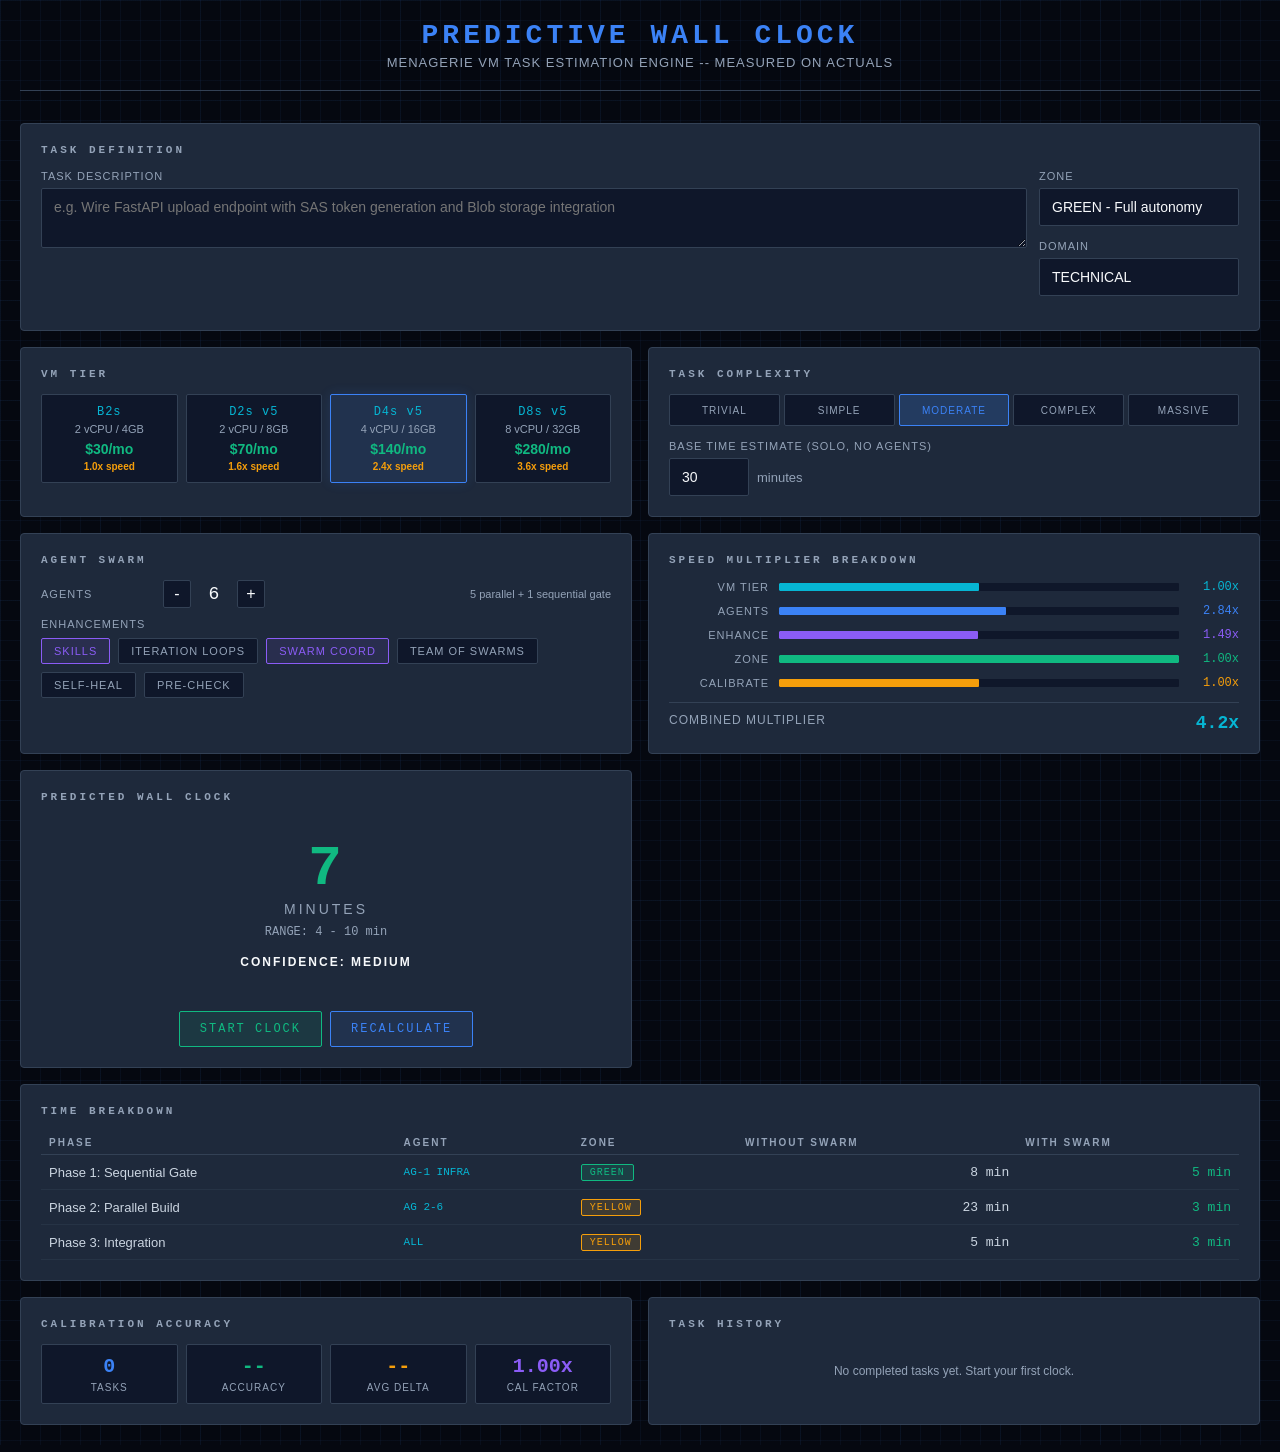
<file: triage/predictive-wall-clock.html>
<!DOCTYPE html>
<html lang="en">
<head>
<meta charset="UTF-8">
<meta name="viewport" content="width=device-width, initial-scale=1.0">
<title>MENAGERIE WALL CLOCK</title>
<style>
  * { margin: 0; padding: 0; box-sizing: border-box; }

  :root {
    --bg: #050810;
    --card: #1E293B;
    --card-border: #334155;
    --blue: #3B82F6;
    --cyan: #06B6D4;
    --green: #10B981;
    --amber: #F59E0B;
    --red: #EF4444;
    --purple: #8B5CF6;
    --text: #F8FAFC;
    --text-dim: #94A3B8;
    --text-body: #CBD5E1;
  }

  body {
    background: var(--bg);
    background-image:
      linear-gradient(rgba(59,130,246,0.03) 1px, transparent 1px),
      linear-gradient(90deg, rgba(59,130,246,0.03) 1px, transparent 1px),
      linear-gradient(rgba(59,130,246,0.05) 1px, transparent 1px),
      linear-gradient(90deg, rgba(59,130,246,0.05) 1px, transparent 1px);
    background-size: 100px 100px, 100px 100px, 20px 20px, 20px 20px;
    color: var(--text);
    font-family: Inter, -apple-system, sans-serif;
    min-height: 100vh;
    padding: 20px;
  }

  h1, h2, h3, h4 { font-family: 'JetBrains Mono', monospace; letter-spacing: 2px; }

  .header {
    text-align: center;
    margin-bottom: 32px;
    border-bottom: 1px solid var(--card-border);
    padding-bottom: 20px;
  }
  .header h1 { font-size: 28px; color: var(--blue); margin-bottom: 4px; letter-spacing: 4px; }
  .header p { color: var(--text-dim); font-size: 13px; letter-spacing: 1px; }

  .grid { display: grid; grid-template-columns: 1fr 1fr; gap: 16px; max-width: 1400px; margin: 0 auto; }
  .grid-full { grid-column: 1 / -1; }

  .card {
    background: var(--card);
    border: 1px solid var(--card-border);
    border-radius: 4px;
    padding: 20px;
    transition: border-color 0.2s, transform 0.15s;
  }
  .card:hover { border-color: var(--blue); transform: translateX(4px); }
  .card h3 {
    font-size: 11px;
    color: var(--text-dim);
    letter-spacing: 3px;
    margin-bottom: 14px;
    text-transform: uppercase;
  }

  textarea, input[type="text"], input[type="number"], select {
    width: 100%;
    background: #0F172A;
    border: 1px solid var(--card-border);
    color: var(--text);
    padding: 10px 12px;
    border-radius: 2px;
    font-family: Inter, sans-serif;
    font-size: 14px;
    outline: none;
    transition: border-color 0.2s;
  }
  textarea:focus, input:focus, select:focus { border-color: var(--blue); }
  textarea { resize: vertical; min-height: 60px; }
  select { cursor: pointer; appearance: none; }

  label {
    display: block;
    font-size: 11px;
    color: var(--text-dim);
    letter-spacing: 1px;
    margin-bottom: 6px;
    text-transform: uppercase;
  }

  .field { margin-bottom: 14px; }

  /* VM TIER CARDS */
  .vm-grid { display: grid; grid-template-columns: repeat(4, 1fr); gap: 8px; }
  .vm-option {
    background: #0F172A;
    border: 1px solid var(--card-border);
    border-radius: 2px;
    padding: 10px;
    cursor: pointer;
    text-align: center;
    transition: all 0.2s;
    position: relative;
  }
  .vm-option:hover { border-color: var(--cyan); }
  .vm-option.selected { border-color: var(--blue); background: rgba(59,130,246,0.1); box-shadow: 0 0 12px rgba(59,130,246,0.15); }
  .vm-name { font-family: 'JetBrains Mono', monospace; font-size: 12px; color: var(--cyan); letter-spacing: 1px; }
  .vm-spec { font-size: 11px; color: var(--text-dim); margin-top: 4px; }
  .vm-cost { font-size: 14px; color: var(--green); font-weight: 700; margin-top: 6px; }
  .vm-multi { font-size: 10px; color: var(--amber); margin-top: 4px; font-weight: 600; }

  /* AGENT SWARM CONFIG */
  .agent-row { display: flex; align-items: center; gap: 12px; margin-bottom: 8px; }
  .agent-count {
    display: flex;
    align-items: center;
    gap: 8px;
  }
  .agent-count button {
    width: 28px; height: 28px;
    background: #0F172A;
    border: 1px solid var(--card-border);
    color: var(--text);
    cursor: pointer;
    font-size: 16px;
    border-radius: 2px;
    display: flex; align-items: center; justify-content: center;
  }
  .agent-count button:hover { border-color: var(--blue); }
  .agent-count span { font-family: 'JetBrains Mono', monospace; font-size: 18px; width: 30px; text-align: center; }

  .toggle-row { display: flex; gap: 8px; flex-wrap: wrap; margin-top: 8px; }
  .toggle-chip {
    padding: 6px 12px;
    background: #0F172A;
    border: 1px solid var(--card-border);
    border-radius: 2px;
    font-size: 11px;
    color: var(--text-dim);
    cursor: pointer;
    letter-spacing: 1px;
    transition: all 0.2s;
    user-select: none;
  }
  .toggle-chip:hover { border-color: var(--purple); }
  .toggle-chip.active { border-color: var(--purple); color: var(--purple); background: rgba(139,92,246,0.1); }

  /* COMPLEXITY SLIDER */
  .complexity-bar { display: flex; gap: 4px; margin-top: 6px; }
  .complexity-seg {
    flex: 1; height: 32px;
    background: #0F172A;
    border: 1px solid var(--card-border);
    border-radius: 2px;
    cursor: pointer;
    display: flex; align-items: center; justify-content: center;
    font-size: 10px; color: var(--text-dim);
    transition: all 0.2s;
    letter-spacing: 1px;
  }
  .complexity-seg:hover { border-color: var(--amber); }
  .complexity-seg.active-1 { background: rgba(16,185,129,0.2); border-color: var(--green); color: var(--green); }
  .complexity-seg.active-2 { background: rgba(6,182,212,0.2); border-color: var(--cyan); color: var(--cyan); }
  .complexity-seg.active-3 { background: rgba(59,130,246,0.2); border-color: var(--blue); color: var(--blue); }
  .complexity-seg.active-4 { background: rgba(245,158,11,0.2); border-color: var(--amber); color: var(--amber); }
  .complexity-seg.active-5 { background: rgba(239,68,68,0.2); border-color: var(--red); color: var(--red); }

  /* PREDICTION DISPLAY */
  .prediction-display {
    text-align: center;
    padding: 24px;
  }
  .clock-value {
    font-family: 'JetBrains Mono', monospace;
    font-size: 56px;
    font-weight: 700;
    letter-spacing: 2px;
    line-height: 1;
    margin-bottom: 4px;
  }
  .clock-unit { font-size: 14px; color: var(--text-dim); letter-spacing: 3px; }
  .clock-range {
    font-size: 12px;
    color: var(--text-dim);
    margin-top: 8px;
    font-family: 'JetBrains Mono', monospace;
  }

  .confidence-badge {
    display: inline-block;
    padding: 4px 14px;
    border-radius: 2px;
    font-size: 12px;
    font-weight: 700;
    letter-spacing: 2px;
    margin-top: 12px;
  }
  .conf-high { background: rgba(16,185,129,0.15); color: var(--green); border: 1px solid var(--green); }
  .conf-med { background: rgba(245,158,11,0.15); color: var(--amber); border: 1px solid var(--amber); }
  .conf-low { background: rgba(239,68,68,0.15); color: var(--red); border: 1px solid var(--red); }

  /* BREAKDOWN TABLE */
  .breakdown-table { width: 100%; border-collapse: collapse; margin-top: 12px; }
  .breakdown-table th {
    text-align: left;
    font-size: 10px;
    color: var(--text-dim);
    letter-spacing: 2px;
    padding: 6px 8px;
    border-bottom: 1px solid var(--card-border);
    text-transform: uppercase;
  }
  .breakdown-table td {
    font-size: 13px;
    padding: 8px;
    border-bottom: 1px solid rgba(51,65,85,0.4);
    color: var(--text-body);
  }
  .breakdown-table td:last-child { text-align: right; font-family: 'JetBrains Mono', monospace; }
  .breakdown-table tr:hover td { background: rgba(59,130,246,0.05); }

  /* FACTOR BARS */
  .factor-row { display: flex; align-items: center; gap: 10px; margin-bottom: 10px; }
  .factor-label { width: 100px; font-size: 11px; color: var(--text-dim); text-align: right; letter-spacing: 1px; }
  .factor-bar-bg { flex: 1; height: 8px; background: #0F172A; border-radius: 1px; overflow: hidden; }
  .factor-bar { height: 100%; border-radius: 1px; transition: width 0.4s ease; }
  .factor-val { width: 50px; font-size: 12px; font-family: 'JetBrains Mono', monospace; text-align: right; }

  /* HISTORY */
  .history-row {
    display: flex;
    align-items: center;
    gap: 8px;
    padding: 8px 0;
    border-bottom: 1px solid rgba(51,65,85,0.3);
    font-size: 12px;
  }
  .history-task { flex: 1; color: var(--text-body); }
  .history-predicted { width: 70px; text-align: right; font-family: 'JetBrains Mono', monospace; color: var(--text-dim); }
  .history-actual { width: 70px; text-align: right; font-family: 'JetBrains Mono', monospace; }
  .history-delta { width: 60px; text-align: right; font-family: 'JetBrains Mono', monospace; font-size: 11px; }
  .delta-good { color: var(--green); }
  .delta-bad { color: var(--red); }
  .delta-ok { color: var(--amber); }

  .btn {
    padding: 10px 20px;
    border: 1px solid var(--blue);
    background: rgba(59,130,246,0.1);
    color: var(--blue);
    font-family: 'JetBrains Mono', monospace;
    font-size: 12px;
    letter-spacing: 2px;
    cursor: pointer;
    border-radius: 2px;
    transition: all 0.2s;
    text-transform: uppercase;
  }
  .btn:hover { background: rgba(59,130,246,0.2); transform: translateX(4px); }
  .btn-green { border-color: var(--green); color: var(--green); background: rgba(16,185,129,0.1); }
  .btn-green:hover { background: rgba(16,185,129,0.2); }
  .btn-red { border-color: var(--red); color: var(--red); background: rgba(239,68,68,0.1); }
  .btn-sm { padding: 6px 12px; font-size: 10px; }

  .btn-row { display: flex; gap: 8px; margin-top: 14px; justify-content: center; }

  .stat-grid { display: grid; grid-template-columns: repeat(4, 1fr); gap: 8px; margin-top: 12px; }
  .stat-box { text-align: center; padding: 10px; background: #0F172A; border: 1px solid var(--card-border); border-radius: 2px; }
  .stat-val { font-family: 'JetBrains Mono', monospace; font-size: 20px; font-weight: 700; }
  .stat-label { font-size: 10px; color: var(--text-dim); letter-spacing: 1px; margin-top: 4px; text-transform: uppercase; }

  .warning-bar {
    background: rgba(239,68,68,0.1);
    border: 1px solid var(--red);
    color: var(--red);
    padding: 10px 16px;
    font-size: 12px;
    font-family: 'JetBrains Mono', monospace;
    letter-spacing: 1px;
    margin-top: 12px;
    border-radius: 2px;
    text-align: center;
  }

  .zone-tag {
    display: inline-block;
    padding: 2px 8px;
    font-size: 10px;
    font-family: 'JetBrains Mono', monospace;
    letter-spacing: 1px;
    border-radius: 2px;
  }
  .zone-red { background: rgba(239,68,68,0.15); color: var(--red); border: 1px solid var(--red); }
  .zone-yellow { background: rgba(245,158,11,0.15); color: var(--amber); border: 1px solid var(--amber); }
  .zone-green { background: rgba(16,185,129,0.15); color: var(--green); border: 1px solid var(--green); }

  .hidden { display: none; }

  @media (max-width: 900px) {
    .grid { grid-template-columns: 1fr; }
    .vm-grid { grid-template-columns: repeat(2, 1fr); }
    .stat-grid { grid-template-columns: repeat(2, 1fr); }
  }
</style>
</head>
<body>

<div class="header">
  <h1>PREDICTIVE WALL CLOCK</h1>
  <p>MENAGERIE VM TASK ESTIMATION ENGINE -- MEASURED ON ACTUALS</p>
</div>

<div class="grid" id="app">

  <!-- TASK INPUT -->
  <div class="card grid-full">
    <h3>TASK DEFINITION</h3>
    <div style="display:grid;grid-template-columns:1fr 200px;gap:12px;">
      <div class="field">
        <label>TASK DESCRIPTION</label>
        <textarea id="taskDesc" placeholder="e.g. Wire FastAPI upload endpoint with SAS token generation and Blob storage integration"></textarea>
      </div>
      <div>
        <div class="field">
          <label>ZONE</label>
          <select id="zoneSelect">
            <option value="green">GREEN - Full autonomy</option>
            <option value="yellow">YELLOW - Tests required</option>
            <option value="red">RED - Human approval</option>
          </select>
        </div>
        <div class="field">
          <label>DOMAIN</label>
          <select id="domainSelect">
            <option value="technical">TECHNICAL</option>
            <option value="legal">LEGAL</option>
            <option value="business">BUSINESS</option>
            <option value="general">GENERAL</option>
          </select>
        </div>
      </div>
    </div>
  </div>

  <!-- VM TIER -->
  <div class="card">
    <h3>VM TIER</h3>
    <div class="vm-grid" id="vmGrid">
      <div class="vm-option" data-vm="b2s" onclick="selectVM(this)">
        <div class="vm-name">B2s</div>
        <div class="vm-spec">2 vCPU / 4GB</div>
        <div class="vm-cost">$30/mo</div>
        <div class="vm-multi">1.0x speed</div>
      </div>
      <div class="vm-option" data-vm="d2s" onclick="selectVM(this)">
        <div class="vm-name">D2s v5</div>
        <div class="vm-spec">2 vCPU / 8GB</div>
        <div class="vm-cost">$70/mo</div>
        <div class="vm-multi">1.6x speed</div>
      </div>
      <div class="vm-option selected" data-vm="d4s" onclick="selectVM(this)">
        <div class="vm-name">D4s v5</div>
        <div class="vm-spec">4 vCPU / 16GB</div>
        <div class="vm-cost">$140/mo</div>
        <div class="vm-multi">2.4x speed</div>
      </div>
      <div class="vm-option" data-vm="d8s" onclick="selectVM(this)">
        <div class="vm-name">D8s v5</div>
        <div class="vm-spec">8 vCPU / 32GB</div>
        <div class="vm-cost">$280/mo</div>
        <div class="vm-multi">3.6x speed</div>
      </div>
    </div>
  </div>

  <!-- COMPLEXITY -->
  <div class="card">
    <h3>TASK COMPLEXITY</h3>
    <div class="complexity-bar" id="complexityBar">
      <div class="complexity-seg" data-c="1" onclick="setComplexity(1)">TRIVIAL</div>
      <div class="complexity-seg" data-c="2" onclick="setComplexity(2)">SIMPLE</div>
      <div class="complexity-seg active-3" data-c="3" onclick="setComplexity(3)">MODERATE</div>
      <div class="complexity-seg" data-c="4" onclick="setComplexity(4)">COMPLEX</div>
      <div class="complexity-seg" data-c="5" onclick="setComplexity(5)">MASSIVE</div>
    </div>
    <div style="margin-top:14px;">
      <label>BASE TIME ESTIMATE (SOLO, NO AGENTS)</label>
      <div style="display:flex;gap:8px;align-items:center;">
        <input type="number" id="baseMinutes" value="30" min="1" max="480" style="width:80px;" oninput="recalculate()">
        <span style="color:var(--text-dim);font-size:13px;">minutes</span>
      </div>
    </div>
  </div>

  <!-- AGENT SWARM CONFIG -->
  <div class="card">
    <h3>AGENT SWARM</h3>
    <div class="agent-row">
      <label style="margin:0;width:110px;">AGENTS</label>
      <div class="agent-count">
        <button onclick="adjustAgents(-1)">-</button>
        <span id="agentCount">6</span>
        <button onclick="adjustAgents(1)">+</button>
      </div>
      <span style="font-size:11px;color:var(--text-dim);margin-left:auto;" id="parallelLabel">5 parallel + 1 sequential gate</span>
    </div>

    <label style="margin-top:10px;">ENHANCEMENTS</label>
    <div class="toggle-row">
      <div class="toggle-chip active" data-enh="skills" onclick="toggleEnhancement(this)">SKILLS</div>
      <div class="toggle-chip" data-enh="loops" onclick="toggleEnhancement(this)">ITERATION LOOPS</div>
      <div class="toggle-chip active" data-enh="swarm" onclick="toggleEnhancement(this)">SWARM COORD</div>
      <div class="toggle-chip" data-enh="teams" onclick="toggleEnhancement(this)">TEAM OF SWARMS</div>
      <div class="toggle-chip" data-enh="selfheal" onclick="toggleEnhancement(this)">SELF-HEAL</div>
      <div class="toggle-chip" data-enh="precheck" onclick="toggleEnhancement(this)">PRE-CHECK</div>
    </div>
  </div>

  <!-- ENHANCEMENT IMPACT -->
  <div class="card">
    <h3>SPEED MULTIPLIER BREAKDOWN</h3>
    <div id="factorBars"></div>
    <div style="display:flex;justify-content:space-between;margin-top:12px;padding-top:10px;border-top:1px solid var(--card-border);">
      <span style="font-size:12px;color:var(--text-dim);letter-spacing:1px;">COMBINED MULTIPLIER</span>
      <span id="combinedMulti" style="font-family:'JetBrains Mono',monospace;font-size:18px;color:var(--cyan);font-weight:700;">3.2x</span>
    </div>
  </div>

  <!-- PREDICTION OUTPUT -->
  <div class="card">
    <h3>PREDICTED WALL CLOCK</h3>
    <div class="prediction-display">
      <div class="clock-value" id="clockValue" style="color:var(--green);">9</div>
      <div class="clock-unit">MINUTES</div>
      <div class="clock-range" id="clockRange">RANGE: 7 - 13 min</div>
      <div id="confidenceBadge" class="confidence-badge conf-high">CONFIDENCE: HIGH</div>
    </div>
    <div id="warningBar" class="warning-bar hidden">
      WARNING: OVER 2 HOURS -- COULD FUCK YOUR DAY ALAN
    </div>
    <div class="btn-row">
      <button class="btn btn-green" onclick="startTask()">START CLOCK</button>
      <button class="btn" onclick="recalculate()">RECALCULATE</button>
    </div>
  </div>

  <!-- TIME BREAKDOWN TABLE -->
  <div class="card grid-full">
    <h3>TIME BREAKDOWN</h3>
    <table class="breakdown-table" id="breakdownTable">
      <thead>
        <tr>
          <th>PHASE</th>
          <th>AGENT</th>
          <th>ZONE</th>
          <th>WITHOUT SWARM</th>
          <th>WITH SWARM</th>
        </tr>
      </thead>
      <tbody id="breakdownBody"></tbody>
    </table>
  </div>

  <!-- ACTIVE TIMER -->
  <div class="card grid-full hidden" id="timerCard">
    <h3>ACTIVE TASK</h3>
    <div style="display:flex;align-items:center;gap:20px;">
      <div style="flex:1;">
        <div id="activeTaskName" style="font-size:14px;color:var(--text-body);margin-bottom:8px;"></div>
        <div style="display:flex;gap:16px;">
          <div>
            <span style="font-size:10px;color:var(--text-dim);letter-spacing:1px;">ELAPSED</span>
            <div id="elapsedTime" style="font-family:'JetBrains Mono',monospace;font-size:28px;color:var(--cyan);">00:00</div>
          </div>
          <div>
            <span style="font-size:10px;color:var(--text-dim);letter-spacing:1px;">PREDICTED</span>
            <div id="predictedTime" style="font-family:'JetBrains Mono',monospace;font-size:28px;color:var(--text-dim);">09:00</div>
          </div>
          <div>
            <span style="font-size:10px;color:var(--text-dim);letter-spacing:1px;">DELTA</span>
            <div id="deltaTime" style="font-family:'JetBrains Mono',monospace;font-size:28px;">--:--</div>
          </div>
        </div>
      </div>
      <div class="btn-row" style="margin-top:0;flex-direction:column;">
        <button class="btn btn-green btn-sm" onclick="completeTask()">MARK COMPLETE</button>
        <button class="btn btn-red btn-sm" onclick="cancelTask()">CANCEL</button>
      </div>
    </div>
  </div>

  <!-- CALIBRATION STATS -->
  <div class="card">
    <h3>CALIBRATION ACCURACY</h3>
    <div class="stat-grid">
      <div class="stat-box">
        <div class="stat-val" id="statTasks" style="color:var(--blue);">0</div>
        <div class="stat-label">TASKS</div>
      </div>
      <div class="stat-box">
        <div class="stat-val" id="statAccuracy" style="color:var(--green);">--</div>
        <div class="stat-label">ACCURACY</div>
      </div>
      <div class="stat-box">
        <div class="stat-val" id="statAvgDelta" style="color:var(--amber);">--</div>
        <div class="stat-label">AVG DELTA</div>
      </div>
      <div class="stat-box">
        <div class="stat-val" id="statCalibration" style="color:var(--purple);">1.00x</div>
        <div class="stat-label">CAL FACTOR</div>
      </div>
    </div>
  </div>

  <!-- HISTORY -->
  <div class="card">
    <h3>TASK HISTORY</h3>
    <div id="historyList">
      <div style="color:var(--text-dim);font-size:12px;text-align:center;padding:20px;">No completed tasks yet. Start your first clock.</div>
    </div>
  </div>

</div>

<script>
// ─── STATE ───
let state = {
  vm: 'd4s',
  complexity: 3,
  agents: 6,
  enhancements: new Set(['skills', 'swarm']),
  baseMinutes: 30,
  activeTask: null,
  timerInterval: null,
  history: [],
  calibrationFactor: 1.0
};

const VM_SPEED = { b2s: 1.0, d2s: 1.6, d4s: 2.4, d8s: 3.6 };

const ENHANCEMENT_MULTIPLIERS = {
  skills:    { label: 'SKILLS',          factor: 1.15, color: 'var(--purple)' },
  loops:     { label: 'ITERATION LOOPS', factor: 1.25, color: 'var(--amber)' },
  swarm:     { label: 'SWARM COORD',     factor: 1.30, color: 'var(--blue)' },
  teams:     { label: 'TEAM OF SWARMS',  factor: 1.50, color: 'var(--cyan)' },
  selfheal:  { label: 'SELF-HEAL',       factor: 1.10, color: 'var(--green)' },
  precheck:  { label: 'PRE-CHECK',       factor: 1.20, color: 'var(--red)' },
};

const COMPLEXITY_BASE = { 1: 0.3, 2: 0.6, 3: 1.0, 4: 1.8, 5: 3.2 };

// ─── LOAD HISTORY FROM STORAGE ───
async function loadHistory() {
  try {
    const result = await window.storage.get('wallclock-history');
    if (result && result.value) {
      const parsed = JSON.parse(result.value);
      state.history = parsed.history || [];
      state.calibrationFactor = parsed.calibrationFactor || 1.0;
    }
  } catch(e) { /* no history yet */ }
  updateStats();
  renderHistory();
}

async function saveHistory() {
  try {
    await window.storage.set('wallclock-history', JSON.stringify({
      history: state.history.slice(-50),
      calibrationFactor: state.calibrationFactor
    }));
  } catch(e) { console.error('Save failed:', e); }
}

// ─── VM SELECTION ───
function selectVM(el) {
  document.querySelectorAll('.vm-option').forEach(v => v.classList.remove('selected'));
  el.classList.add('selected');
  state.vm = el.dataset.vm;
  recalculate();
}

// ─── COMPLEXITY ───
function setComplexity(level) {
  state.complexity = level;
  const segs = document.querySelectorAll('.complexity-seg');
  segs.forEach(s => {
    s.className = 'complexity-seg';
    if (parseInt(s.dataset.c) === level) s.classList.add('active-' + level);
  });
  recalculate();
}

// ─── AGENTS ───
function adjustAgents(delta) {
  state.agents = Math.max(1, Math.min(10, state.agents + delta));
  document.getElementById('agentCount').textContent = state.agents;
  const parallel = Math.max(1, state.agents - 1);
  const seq = state.agents > 1 ? 1 : 0;
  document.getElementById('parallelLabel').textContent =
    state.agents === 1 ? 'Solo agent' : `${parallel} parallel + ${seq} sequential gate`;
  recalculate();
}

// ─── ENHANCEMENTS ───
function toggleEnhancement(el) {
  const key = el.dataset.enh;
  if (state.enhancements.has(key)) {
    state.enhancements.delete(key);
    el.classList.remove('active');
  } else {
    state.enhancements.add(key);
    el.classList.add('active');
  }
  recalculate();
}

// ─── CORE PREDICTION ENGINE ───
function predict() {
  const baseMin = parseInt(document.getElementById('baseMinutes').value) || 30;
  state.baseMinutes = baseMin;

  // Base time adjusted for complexity
  const complexityAdjusted = baseMin * COMPLEXITY_BASE[state.complexity];

  // VM speed factor
  const vmSpeed = VM_SPEED[state.vm];

  // Agent parallelism: diminishing returns past 4
  // 1 agent = 1x, 2 = 1.7x, 3 = 2.3x, 4 = 2.8x, 6 = 3.4x, 10 = 4.2x
  const agentSpeed = 1 + (state.agents - 1) * 0.6 * Math.pow(0.85, Math.max(0, state.agents - 3));

  // Enhancement multipliers (compound)
  let enhMulti = 1.0;
  for (const key of state.enhancements) {
    enhMulti *= ENHANCEMENT_MULTIPLIERS[key].factor;
  }

  // Zone overhead
  const zone = document.getElementById('zoneSelect').value;
  const zoneOverhead = zone === 'red' ? 1.4 : zone === 'yellow' ? 1.15 : 1.0;

  // Combined speed divisor
  const totalSpeed = (vmSpeed / 2.4) * agentSpeed * enhMulti; // normalize VM to d4s baseline

  // Predicted minutes
  let predicted = (complexityAdjusted * zoneOverhead) / totalSpeed;

  // Apply calibration from history
  predicted *= state.calibrationFactor;

  // Confidence bounds
  const uncertainty = state.history.length < 3 ? 0.4 : state.history.length < 10 ? 0.25 : 0.15;
  const low = Math.max(1, Math.round(predicted * (1 - uncertainty)));
  const high = Math.round(predicted * (1 + uncertainty));
  predicted = Math.max(1, Math.round(predicted));

  // Confidence level
  let confidence = 'HIGH';
  if (state.history.length < 3 || state.complexity >= 4) confidence = 'MEDIUM';
  if (state.history.length < 1 && state.complexity >= 4) confidence = 'LOW';

  return {
    predicted, low, high, confidence,
    factors: {
      base: complexityAdjusted,
      vm: vmSpeed / 2.4,
      agents: agentSpeed,
      enhancements: enhMulti,
      zone: zoneOverhead,
      calibration: state.calibrationFactor,
      totalSpeed
    }
  };
}

// ─── RECALCULATE + RENDER ───
function recalculate() {
  const p = predict();

  // Clock display
  const clockEl = document.getElementById('clockValue');
  const unitEl = document.querySelector('.clock-unit');

  if (p.predicted >= 120) {
    clockEl.textContent = (p.predicted / 60).toFixed(1);
    unitEl.textContent = 'HOURS';
    clockEl.style.color = 'var(--red)';
    document.getElementById('clockRange').textContent = `RANGE: ${(p.low/60).toFixed(1)} - ${(p.high/60).toFixed(1)} hrs`;
  } else {
    clockEl.textContent = p.predicted;
    unitEl.textContent = 'MINUTES';
    clockEl.style.color = p.predicted <= 30 ? 'var(--green)' : p.predicted <= 60 ? 'var(--amber)' : 'var(--red)';
    document.getElementById('clockRange').textContent = `RANGE: ${p.low} - ${p.high} min`;
  }

  // Warning
  document.getElementById('warningBar').classList.toggle('hidden', p.predicted < 120);

  // Confidence
  const badge = document.getElementById('confidenceBadge');
  badge.textContent = `CONFIDENCE: ${p.confidence}`;
  badge.className = 'confidence-badge conf-' + p.confidence.toLowerCase();

  // Factor bars
  renderFactorBars(p.factors);

  // Combined multiplier
  document.getElementById('combinedMulti').textContent = p.factors.totalSpeed.toFixed(1) + 'x';

  // Breakdown table
  renderBreakdown(p);
}

function renderFactorBars(factors) {
  const container = document.getElementById('factorBars');
  const items = [
    { label: 'VM TIER', value: factors.vm, max: 2.0, color: 'var(--cyan)' },
    { label: 'AGENTS', value: factors.agents, max: 5.0, color: 'var(--blue)' },
    { label: 'ENHANCE', value: factors.enhancements, max: 3.0, color: 'var(--purple)' },
    { label: 'ZONE', value: 1/factors.zone, max: 1.0, color: factors.zone > 1.1 ? 'var(--red)' : 'var(--green)' },
    { label: 'CALIBRATE', value: 1/factors.calibration, max: 2.0, color: 'var(--amber)' },
  ];

  container.innerHTML = items.map(item => `
    <div class="factor-row">
      <div class="factor-label">${item.label}</div>
      <div class="factor-bar-bg">
        <div class="factor-bar" style="width:${Math.min(100, (item.value/item.max)*100)}%;background:${item.color};"></div>
      </div>
      <div class="factor-val" style="color:${item.color}">${item.value.toFixed(2)}x</div>
    </div>
  `).join('');
}

function renderBreakdown(p) {
  const phases = [];
  const soloBase = p.factors.base * p.factors.zone;
  const agents = state.agents;

  if (agents >= 2) {
    phases.push({ phase: 'Phase 1: Sequential Gate', agent: 'AG-1 INFRA', zone: 'GREEN', solo: soloBase * 0.25, swarm: soloBase * 0.25 / (p.factors.vm * p.factors.enhancements) });
    const parallelWork = soloBase * 0.75;
    const parallelTime = parallelWork / ((agents - 1) * p.factors.vm * p.factors.enhancements);
    phases.push({ phase: 'Phase 2: Parallel Build', agent: `AG 2-${agents}`, zone: 'YELLOW', solo: parallelWork, swarm: parallelTime });
    phases.push({ phase: 'Phase 3: Integration', agent: 'ALL', zone: 'YELLOW', solo: soloBase * 0.15, swarm: soloBase * 0.15 / (p.factors.vm * p.factors.enhancements) });
  } else {
    phases.push({ phase: 'Full Sequential', agent: 'SOLO', zone: document.getElementById('zoneSelect').value.toUpperCase(), solo: soloBase, swarm: p.predicted });
  }

  const zoneColors = { GREEN: 'zone-green', YELLOW: 'zone-yellow', RED: 'zone-red' };

  document.getElementById('breakdownBody').innerHTML = phases.map(ph => `
    <tr>
      <td>${ph.phase}</td>
      <td style="font-family:'JetBrains Mono',monospace;font-size:11px;color:var(--cyan);">${ph.agent}</td>
      <td><span class="zone-tag ${zoneColors[ph.zone] || 'zone-green'}">${ph.zone}</span></td>
      <td style="text-align:right;font-family:'JetBrains Mono',monospace;">${Math.round(ph.solo)} min</td>
      <td style="text-align:right;font-family:'JetBrains Mono',monospace;color:var(--green);">${Math.max(1, Math.round(ph.swarm))} min</td>
    </tr>
  `).join('');
}

// ─── TIMER ───
function startTask() {
  const desc = document.getElementById('taskDesc').value || 'Untitled task';
  const p = predict();

  state.activeTask = {
    desc,
    predicted: p.predicted,
    startTime: Date.now(),
    vm: state.vm,
    agents: state.agents,
    complexity: state.complexity
  };

  document.getElementById('timerCard').classList.remove('hidden');
  document.getElementById('activeTaskName').textContent = desc;
  document.getElementById('predictedTime').textContent = formatTime(p.predicted * 60);

  if (state.timerInterval) clearInterval(state.timerInterval);
  state.timerInterval = setInterval(updateTimer, 1000);
}

function updateTimer() {
  if (!state.activeTask) return;
  const elapsed = (Date.now() - state.activeTask.startTime) / 1000;
  document.getElementById('elapsedTime').textContent = formatTime(elapsed);

  const predictedSec = state.activeTask.predicted * 60;
  const delta = elapsed - predictedSec;
  const deltaEl = document.getElementById('deltaTime');

  if (delta > 0) {
    deltaEl.textContent = '+' + formatTime(delta);
    deltaEl.style.color = 'var(--red)';
  } else {
    deltaEl.textContent = '-' + formatTime(Math.abs(delta));
    deltaEl.style.color = 'var(--green)';
  }
}

function formatTime(seconds) {
  const m = Math.floor(Math.abs(seconds) / 60);
  const s = Math.floor(Math.abs(seconds) % 60);
  return `${String(m).padStart(2,'0')}:${String(s).padStart(2,'0')}`;
}

function completeTask() {
  if (!state.activeTask) return;
  clearInterval(state.timerInterval);

  const actualMin = (Date.now() - state.activeTask.startTime) / 60000;

  state.history.push({
    desc: state.activeTask.desc,
    predicted: state.activeTask.predicted,
    actual: Math.round(actualMin * 10) / 10,
    vm: state.activeTask.vm,
    agents: state.activeTask.agents,
    complexity: state.activeTask.complexity,
    ts: new Date().toISOString()
  });

  // Recalibrate
  recalibrate();
  saveHistory();
  updateStats();
  renderHistory();

  state.activeTask = null;
  document.getElementById('timerCard').classList.add('hidden');
  recalculate();
}

function cancelTask() {
  if (!state.activeTask) return;
  clearInterval(state.timerInterval);
  state.activeTask = null;
  document.getElementById('timerCard').classList.add('hidden');
}

// ─── CALIBRATION ───
function recalibrate() {
  if (state.history.length < 2) return;
  // Use last 20 tasks, weighted toward recent
  const recent = state.history.slice(-20);
  let sumRatio = 0;
  let sumWeight = 0;
  recent.forEach((task, i) => {
    const weight = 1 + i * 0.3; // recent tasks weighted more
    const ratio = task.actual / task.predicted;
    sumRatio += ratio * weight;
    sumWeight += weight;
  });
  state.calibrationFactor = Math.max(0.3, Math.min(3.0, sumRatio / sumWeight));
}

function updateStats() {
  const h = state.history;
  document.getElementById('statTasks').textContent = h.length;

  if (h.length === 0) {
    document.getElementById('statAccuracy').textContent = '--';
    document.getElementById('statAvgDelta').textContent = '--';
    document.getElementById('statCalibration').textContent = '1.00x';
    return;
  }

  // Accuracy: % of tasks within 25% of prediction
  const accurate = h.filter(t => Math.abs(t.actual - t.predicted) / t.predicted <= 0.25).length;
  const accuracy = Math.round((accurate / h.length) * 100);
  const accEl = document.getElementById('statAccuracy');
  accEl.textContent = accuracy + '%';
  accEl.style.color = accuracy >= 75 ? 'var(--green)' : accuracy >= 50 ? 'var(--amber)' : 'var(--red)';

  // Avg delta
  const avgDelta = h.reduce((sum, t) => sum + (t.actual - t.predicted), 0) / h.length;
  const deltaEl = document.getElementById('statAvgDelta');
  deltaEl.textContent = (avgDelta >= 0 ? '+' : '') + avgDelta.toFixed(1) + 'm';
  deltaEl.style.color = Math.abs(avgDelta) <= 5 ? 'var(--green)' : 'var(--amber)';

  document.getElementById('statCalibration').textContent = state.calibrationFactor.toFixed(2) + 'x';
}

function renderHistory() {
  const container = document.getElementById('historyList');
  if (state.history.length === 0) {
    container.innerHTML = '<div style="color:var(--text-dim);font-size:12px;text-align:center;padding:20px;">No completed tasks yet. Start your first clock.</div>';
    return;
  }

  container.innerHTML = state.history.slice(-10).reverse().map(t => {
    const delta = t.actual - t.predicted;
    const pct = Math.abs(delta / t.predicted * 100);
    let deltaClass = 'delta-good';
    if (pct > 25) deltaClass = 'delta-bad';
    else if (pct > 10) deltaClass = 'delta-ok';

    return `
      <div class="history-row">
        <span class="history-task">${t.desc.substring(0, 40)}${t.desc.length > 40 ? '...' : ''}</span>
        <span class="history-predicted">${t.predicted}m</span>
        <span class="history-actual" style="color:var(--text);">${t.actual}m</span>
        <span class="history-delta ${deltaClass}">${delta >= 0 ? '+' : ''}${delta.toFixed(1)}m</span>
      </div>
    `;
  }).join('');
}

// ─── INIT ───
loadHistory();
recalculate();
</script>
</body>
</html>
</file>
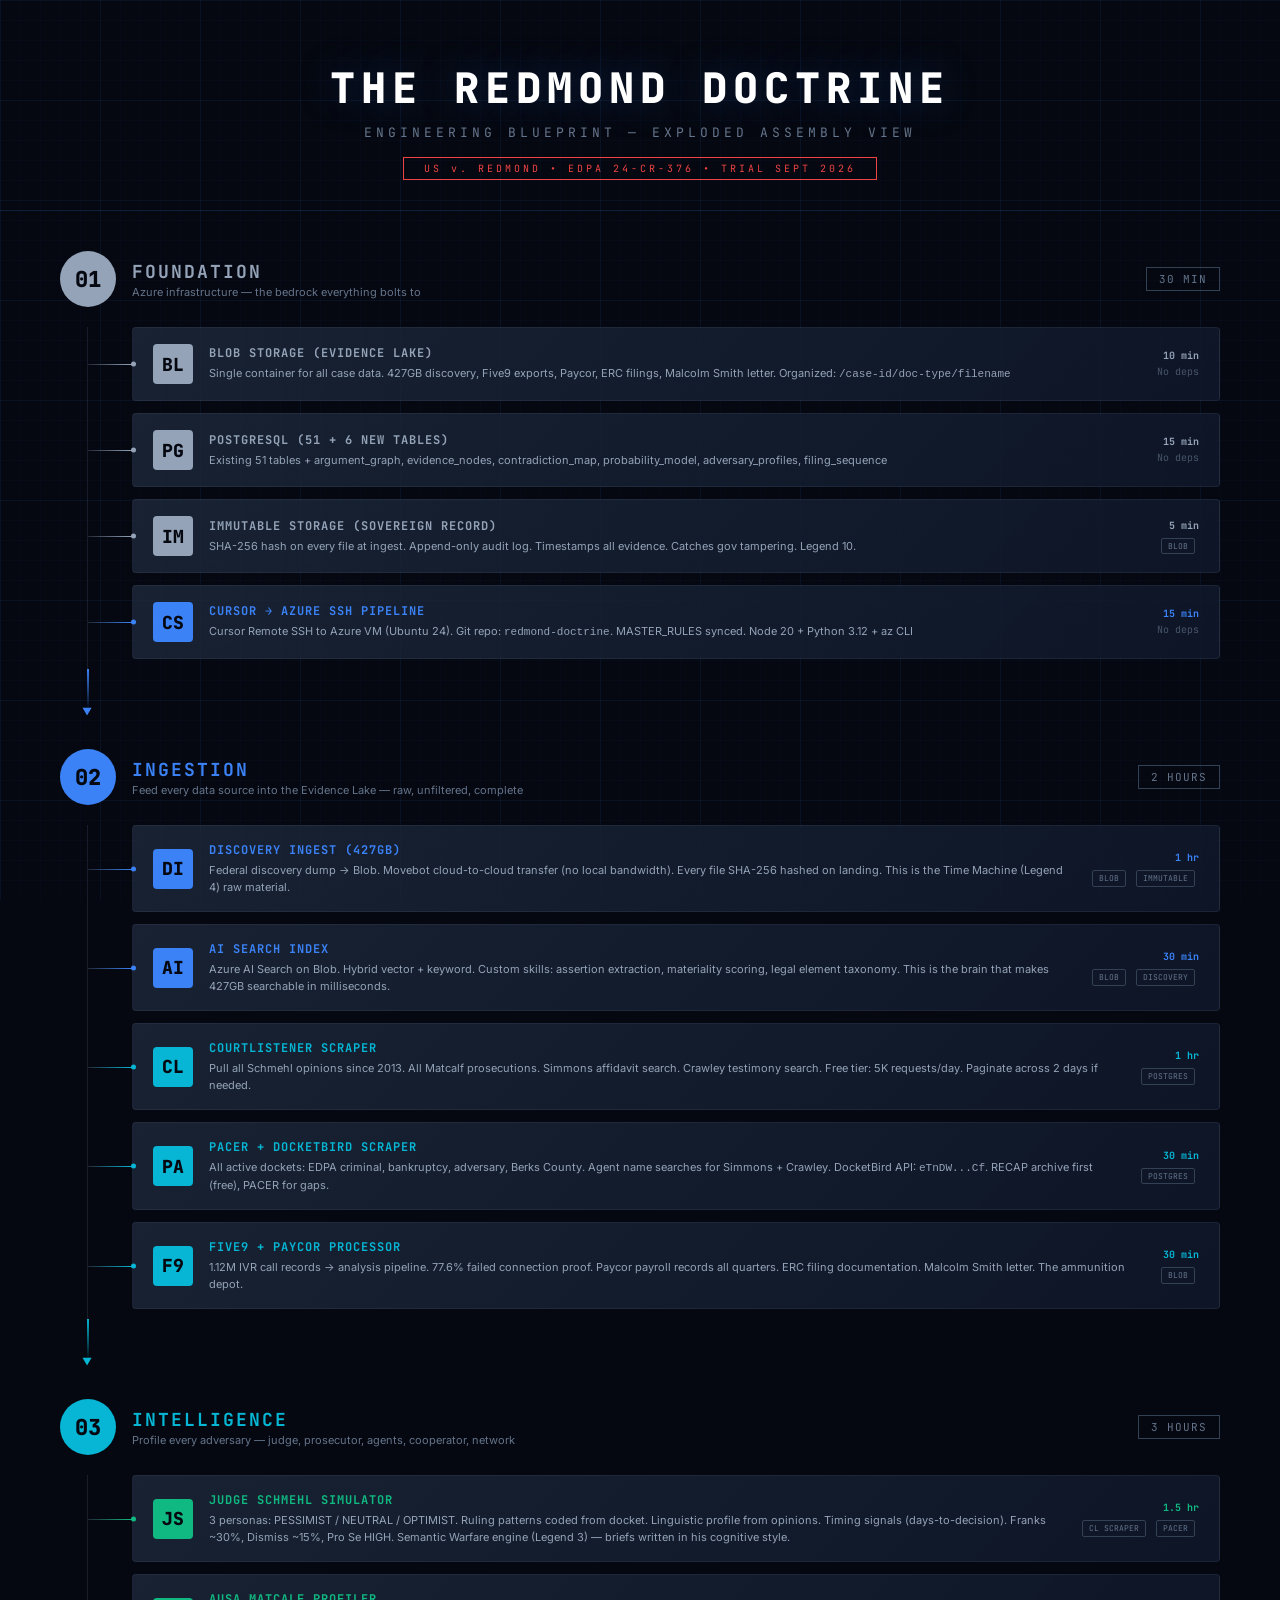
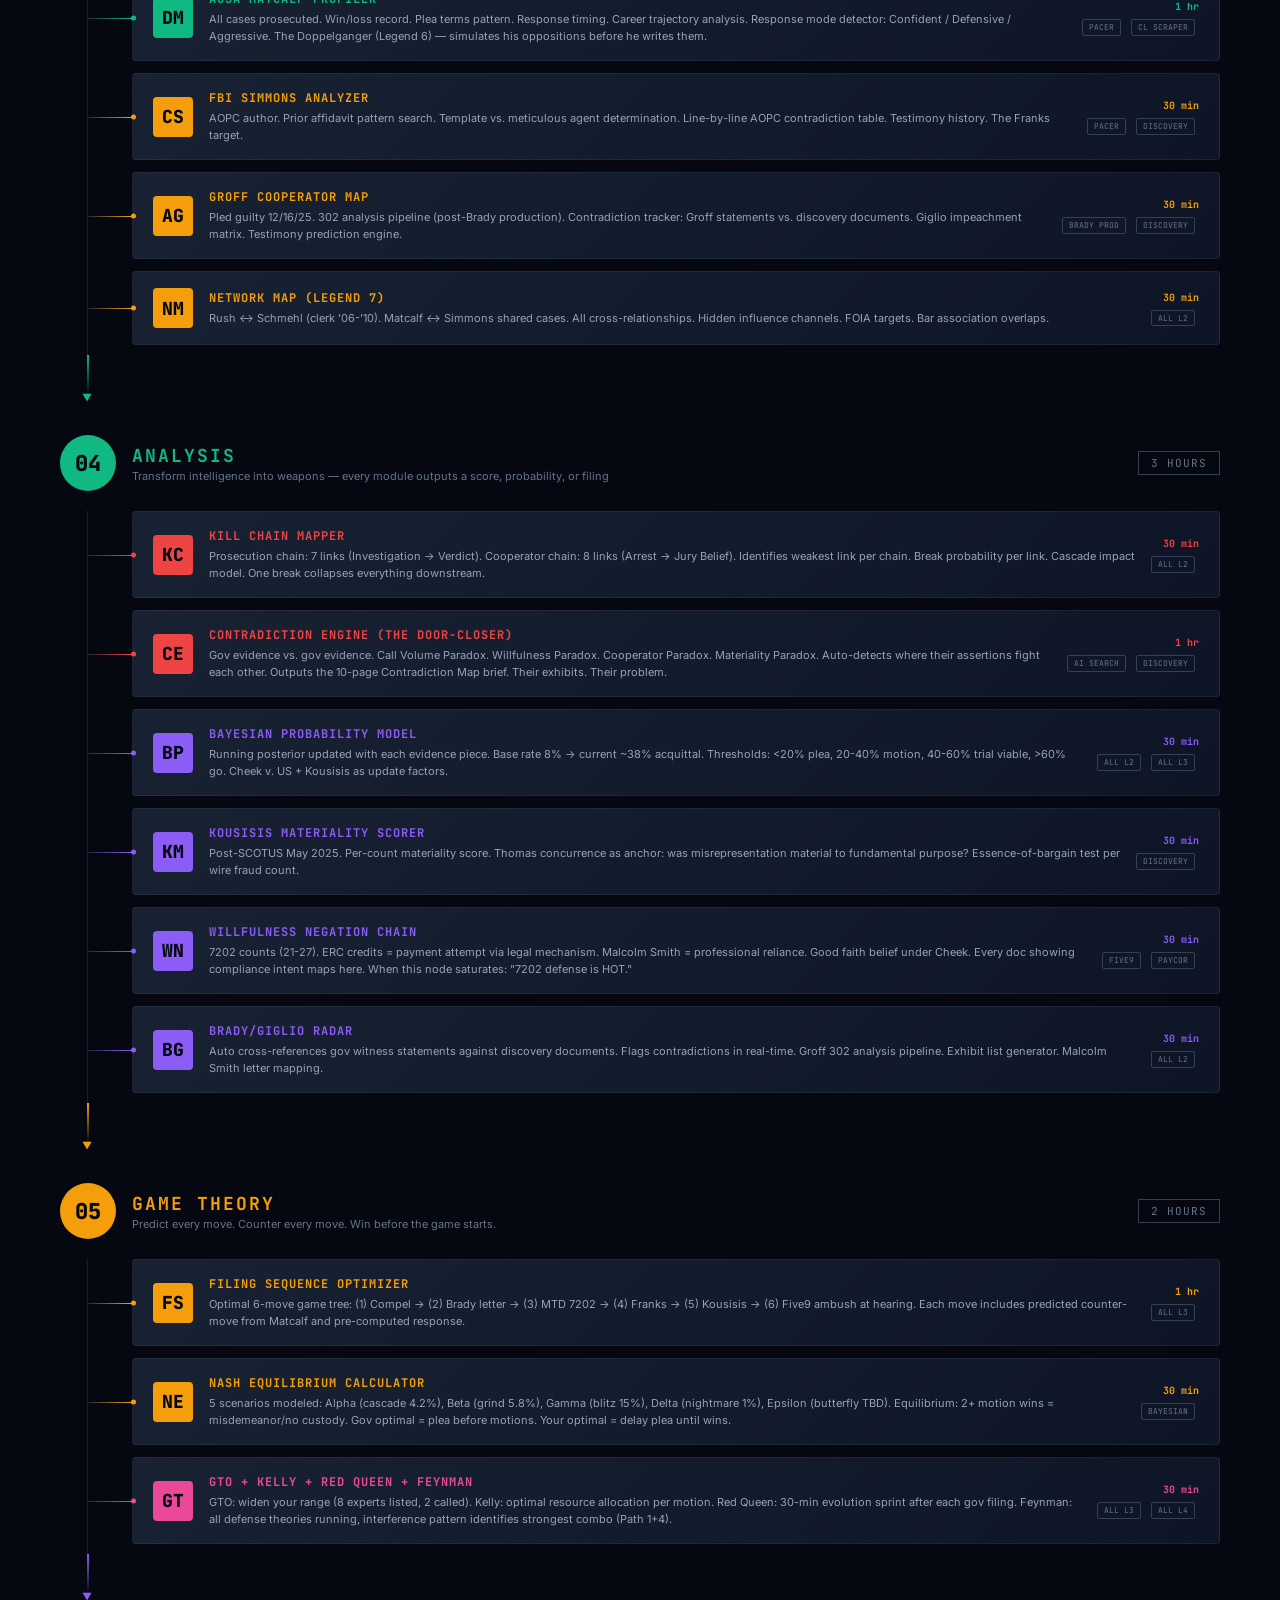
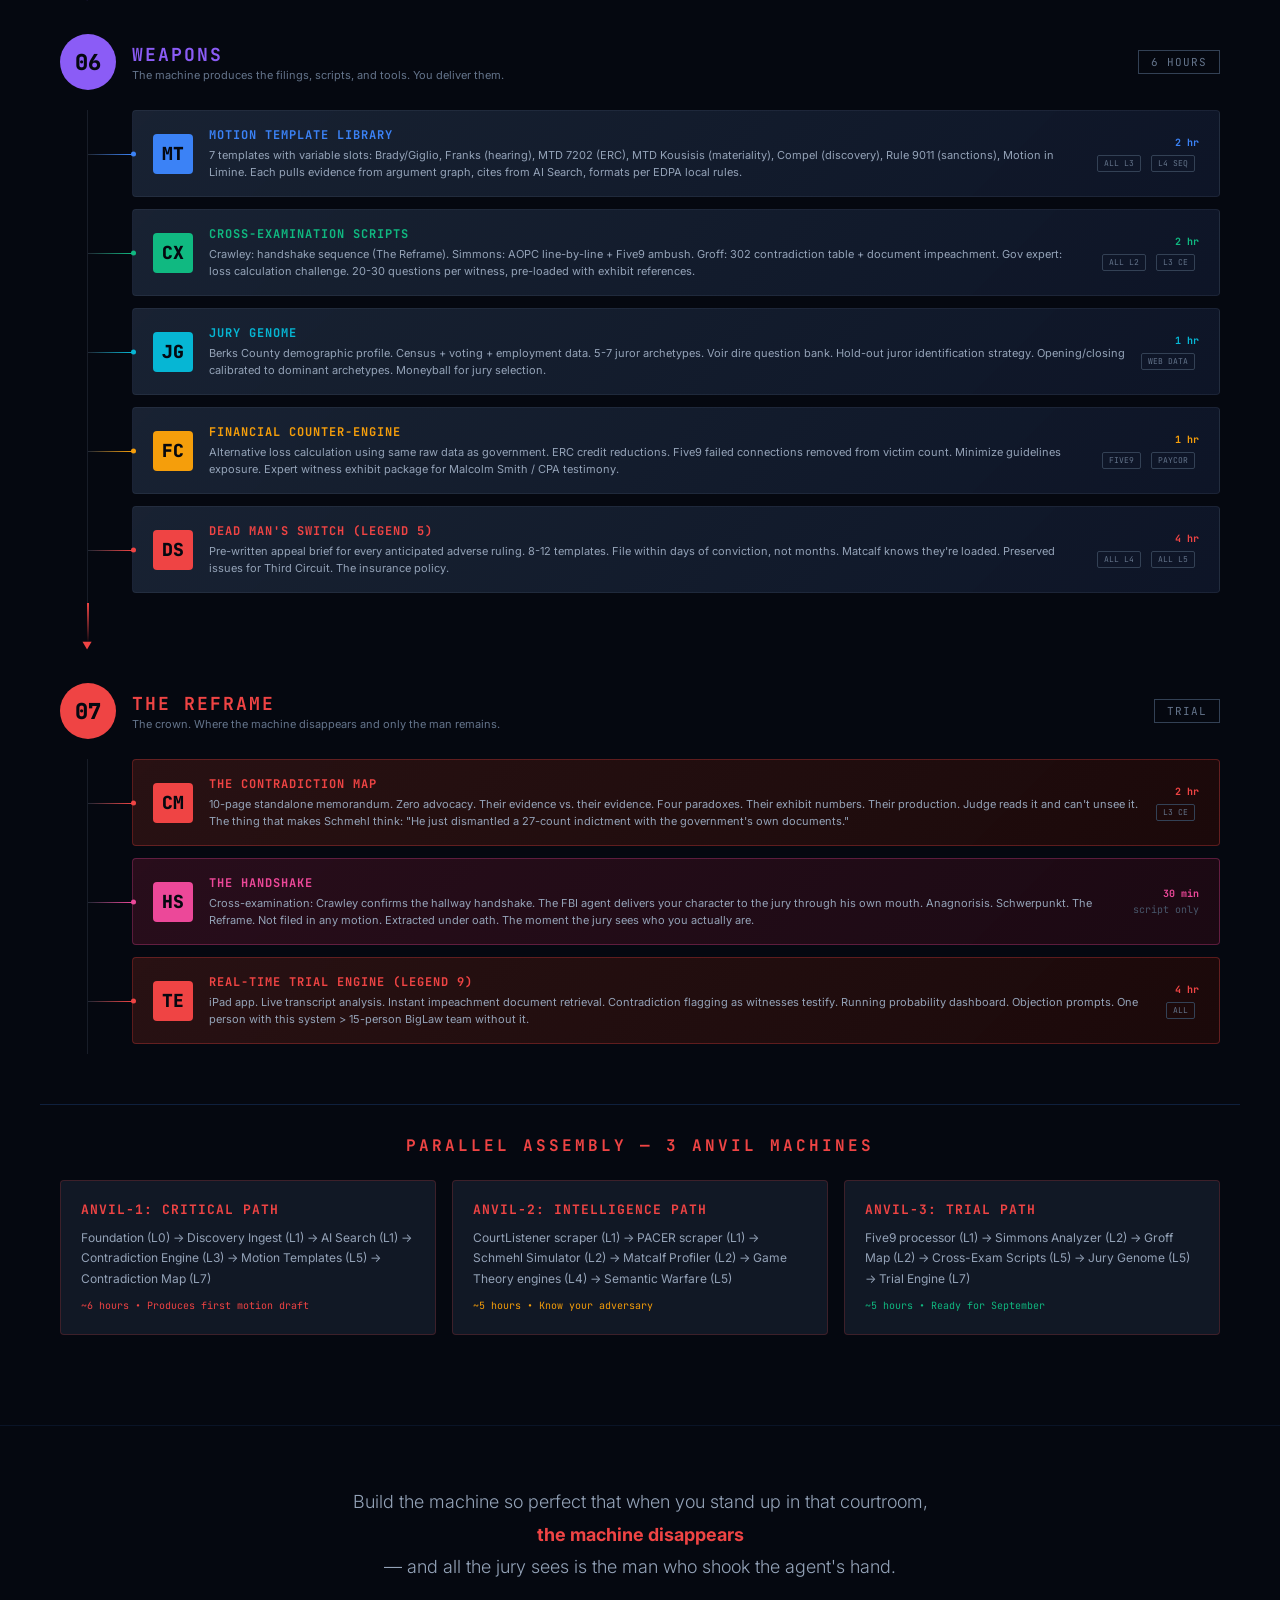
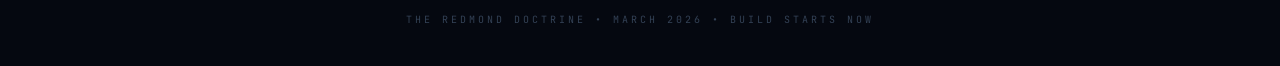
<file: triage/redmond_doctrine_blueprint.html>
<!DOCTYPE html>
<html lang="en">
<head>
<meta charset="UTF-8">
<meta name="viewport" content="width=device-width, initial-scale=1.0">
<title>THE REDMOND DOCTRINE — Engineering Blueprint</title>
<style>
  @import url('https://fonts.googleapis.com/css2?family=JetBrains+Mono:wght@400;700;800&family=Inter:wght@300;400;600;700;900&display=swap');
  
  * { margin: 0; padding: 0; box-sizing: border-box; }
  
  body {
    background: #050810;
    color: #e2e8f0;
    font-family: 'Inter', sans-serif;
    overflow-x: hidden;
  }

  /* GRID PAPER BACKGROUND */
  .blueprint-bg {
    position: fixed;
    top: 0; left: 0; right: 0; bottom: 0;
    background-image: 
      linear-gradient(rgba(59,130,246,0.03) 1px, transparent 1px),
      linear-gradient(90deg, rgba(59,130,246,0.03) 1px, transparent 1px),
      linear-gradient(rgba(59,130,246,0.06) 1px, transparent 1px),
      linear-gradient(90deg, rgba(59,130,246,0.06) 1px, transparent 1px);
    background-size: 20px 20px, 20px 20px, 100px 100px, 100px 100px;
    z-index: 0;
  }

  .content { position: relative; z-index: 1; }

  /* HEADER */
  .header {
    text-align: center;
    padding: 60px 20px 30px;
    border-bottom: 1px solid rgba(59,130,246,0.2);
  }
  .header h1 {
    font-family: 'JetBrains Mono', monospace;
    font-size: 42px;
    font-weight: 800;
    letter-spacing: 6px;
    color: #fff;
    text-shadow: 0 0 40px rgba(59,130,246,0.3);
  }
  .header .subtitle {
    font-family: 'JetBrains Mono', monospace;
    font-size: 13px;
    color: #64748b;
    letter-spacing: 4px;
    margin-top: 8px;
  }
  .header .classification {
    display: inline-block;
    margin-top: 16px;
    padding: 4px 20px;
    border: 1px solid #ef4444;
    color: #ef4444;
    font-family: 'JetBrains Mono', monospace;
    font-size: 10px;
    letter-spacing: 3px;
  }

  /* FLOW CONNECTOR LINES */
  .flow-section {
    position: relative;
    max-width: 1200px;
    margin: 0 auto;
    padding: 0 20px;
  }

  /* STEP MARKER */
  .step-marker {
    display: flex;
    align-items: center;
    gap: 16px;
    padding: 40px 0 20px;
    position: relative;
  }
  .step-number {
    width: 56px;
    height: 56px;
    border-radius: 50%;
    display: flex;
    align-items: center;
    justify-content: center;
    font-family: 'JetBrains Mono', monospace;
    font-weight: 800;
    font-size: 22px;
    color: #050810;
    flex-shrink: 0;
    position: relative;
    z-index: 2;
  }
  .step-title {
    font-family: 'JetBrains Mono', monospace;
    font-weight: 700;
    font-size: 18px;
    letter-spacing: 2px;
  }
  .step-time {
    font-family: 'JetBrains Mono', monospace;
    font-size: 11px;
    color: #64748b;
    letter-spacing: 1px;
    margin-left: auto;
    border: 1px solid #334155;
    padding: 4px 12px;
  }

  /* CONNECTOR LINE between steps */
  .connector {
    width: 2px;
    height: 40px;
    margin-left: 27px;
    position: relative;
  }
  .connector::before {
    content: '';
    position: absolute;
    top: 0; left: 0;
    width: 2px;
    height: 100%;
    background: linear-gradient(to bottom, var(--conn-color), transparent);
  }
  .connector::after {
    content: '▼';
    position: absolute;
    bottom: -8px;
    left: -5px;
    font-size: 10px;
    color: var(--conn-color);
  }

  /* EXPLODED COMPONENT */
  .exploded-view {
    display: grid;
    gap: 12px;
    padding: 0 0 10px 72px;
    position: relative;
  }
  .exploded-view::before {
    content: '';
    position: absolute;
    left: 27px;
    top: 0;
    bottom: 0;
    width: 1px;
    background: rgba(100,116,139,0.2);
  }

  .component {
    position: relative;
    background: linear-gradient(135deg, rgba(30,41,59,0.8), rgba(15,23,42,0.9));
    border: 1px solid rgba(100,116,139,0.15);
    border-radius: 4px;
    padding: 16px 20px;
    display: grid;
    grid-template-columns: auto 1fr auto;
    gap: 16px;
    align-items: center;
    transition: all 0.3s ease;
    cursor: default;
  }
  .component:hover {
    border-color: var(--comp-color);
    box-shadow: 0 0 20px rgba(var(--comp-rgb), 0.15), inset 0 0 20px rgba(var(--comp-rgb), 0.03);
    transform: translateX(4px);
  }

  /* Connection arm from vertical line to component */
  .component::before {
    content: '';
    position: absolute;
    left: -45px;
    top: 50%;
    width: 44px;
    height: 1px;
    background: linear-gradient(to right, rgba(100,116,139,0.3), var(--comp-color));
  }
  .component::after {
    content: '';
    position: absolute;
    left: -2px;
    top: 50%;
    transform: translateY(-50%);
    width: 5px;
    height: 5px;
    border-radius: 50%;
    background: var(--comp-color);
  }

  .comp-icon {
    width: 40px;
    height: 40px;
    border-radius: 4px;
    display: flex;
    align-items: center;
    justify-content: center;
    font-size: 18px;
    font-weight: 800;
    color: #050810;
    flex-shrink: 0;
    font-family: 'JetBrains Mono', monospace;
  }

  .comp-info h3 {
    font-family: 'JetBrains Mono', monospace;
    font-size: 12px;
    font-weight: 700;
    letter-spacing: 1px;
    color: var(--comp-color);
    margin-bottom: 4px;
  }
  .comp-info p {
    font-size: 11px;
    color: #94a3b8;
    line-height: 1.5;
  }
  .comp-meta {
    text-align: right;
    font-family: 'JetBrains Mono', monospace;
    font-size: 10px;
    color: #475569;
    line-height: 1.6;
    flex-shrink: 0;
  }
  .comp-meta .time {
    color: var(--comp-color);
    font-weight: 700;
  }

  /* DEPENDENCY TAG */
  .dep-tag {
    display: inline-block;
    padding: 1px 6px;
    border: 1px solid #334155;
    border-radius: 2px;
    font-family: 'JetBrains Mono', monospace;
    font-size: 8px;
    color: #64748b;
    margin-right: 4px;
    margin-top: 4px;
  }

  /* COLOR THEMES */
  .c-gray { --comp-color: #94a3b8; --comp-rgb: 148,163,184; }
  .c-blue { --comp-color: #3b82f6; --comp-rgb: 59,130,246; }
  .c-cyan { --comp-color: #06b6d4; --comp-rgb: 6,182,212; }
  .c-green { --comp-color: #10b981; --comp-rgb: 16,185,129; }
  .c-amber { --comp-color: #f59e0b; --comp-rgb: 245,158,11; }
  .c-red { --comp-color: #ef4444; --comp-rgb: 239,68,68; }
  .c-purple { --comp-color: #8b5cf6; --comp-rgb: 139,92,246; }
  .c-pink { --comp-color: #ec4899; --comp-rgb: 236,72,153; }

  .s-gray { background: #94a3b8; }
  .s-blue { background: #3b82f6; }
  .s-cyan { background: #06b6d4; }
  .s-green { background: #10b981; }
  .s-amber { background: #f59e0b; }
  .s-red { background: #ef4444; }
  .s-purple { background: #8b5cf6; }
  .s-pink { background: #ec4899; }

  /* INTEGRATION SECTION */
  .integration-block {
    max-width: 1200px;
    margin: 50px auto 0;
    padding: 30px 20px;
    border-top: 1px solid rgba(59,130,246,0.2);
  }
  .integration-block h2 {
    font-family: 'JetBrains Mono', monospace;
    font-size: 16px;
    letter-spacing: 3px;
    color: #ef4444;
    margin-bottom: 24px;
    text-align: center;
  }
  .assembly-grid {
    display: grid;
    grid-template-columns: repeat(auto-fit, minmax(300px, 1fr));
    gap: 16px;
  }
  .assembly-card {
    background: rgba(30,41,59,0.5);
    border: 1px solid rgba(239,68,68,0.2);
    border-radius: 4px;
    padding: 20px;
  }
  .assembly-card h3 {
    font-family: 'JetBrains Mono', monospace;
    font-size: 13px;
    color: #ef4444;
    font-weight: 700;
    letter-spacing: 1px;
    margin-bottom: 10px;
  }
  .assembly-card p {
    font-size: 12px;
    color: #94a3b8;
    line-height: 1.7;
  }

  /* FOOTER */
  .footer {
    text-align: center;
    padding: 60px 20px 40px;
    border-top: 1px solid rgba(59,130,246,0.1);
    margin-top: 60px;
  }
  .footer .quote {
    font-size: 18px;
    font-weight: 300;
    color: #94a3b8;
    max-width: 700px;
    margin: 0 auto;
    line-height: 1.8;
  }
  .footer .quote em {
    color: #ef4444;
    font-style: normal;
    font-weight: 700;
  }
  .footer .sig {
    font-family: 'JetBrains Mono', monospace;
    font-size: 10px;
    color: #334155;
    margin-top: 30px;
    letter-spacing: 3px;
  }

  /* TWO-COL for wider components */
  .exploded-2col {
    grid-template-columns: 1fr 1fr;
  }
  @media (max-width: 900px) {
    .exploded-2col { grid-template-columns: 1fr; }
    .component { grid-template-columns: 1fr; }
    .comp-meta { text-align: left; margin-top: 8px; }
  }
</style>
</head>
<body>
<div class="blueprint-bg"></div>
<div class="content">

<!-- HEADER -->
<div class="header">
  <h1>THE REDMOND DOCTRINE</h1>
  <div class="subtitle">ENGINEERING BLUEPRINT &mdash; EXPLODED ASSEMBLY VIEW</div>
  <div class="classification">US v. REDMOND &bull; EDPA 24-CR-376 &bull; TRIAL SEPT 2026</div>
</div>

<div class="flow-section">

<!-- ═══════════════════════════════ STEP 1 ═══════════════════════════════ -->
<div class="step-marker">
  <div class="step-number s-gray">01</div>
  <div>
    <div class="step-title" style="color:#94a3b8">FOUNDATION</div>
    <div style="font-size:11px;color:#64748b;margin-top:2px">Azure infrastructure — the bedrock everything bolts to</div>
  </div>
  <div class="step-time">30 MIN</div>
</div>

<div class="exploded-view">
  <div class="component c-gray">
    <div class="comp-icon s-gray">BL</div>
    <div class="comp-info">
      <h3>BLOB STORAGE (EVIDENCE LAKE)</h3>
      <p>Single container for all case data. 427GB discovery, Five9 exports, Paycor, ERC filings, Malcolm Smith letter. Organized: <code>/case-id/doc-type/filename</code></p>
    </div>
    <div class="comp-meta"><span class="time">10 min</span><br>No deps</div>
  </div>
  <div class="component c-gray">
    <div class="comp-icon s-gray">PG</div>
    <div class="comp-info">
      <h3>POSTGRESQL (51 + 6 NEW TABLES)</h3>
      <p>Existing 51 tables + argument_graph, evidence_nodes, contradiction_map, probability_model, adversary_profiles, filing_sequence</p>
    </div>
    <div class="comp-meta"><span class="time">15 min</span><br>No deps</div>
  </div>
  <div class="component c-gray">
    <div class="comp-icon s-gray">IM</div>
    <div class="comp-info">
      <h3>IMMUTABLE STORAGE (SOVEREIGN RECORD)</h3>
      <p>SHA-256 hash on every file at ingest. Append-only audit log. Timestamps all evidence. Catches gov tampering. Legend 10.</p>
    </div>
    <div class="comp-meta"><span class="time">5 min</span><br><span class="dep-tag">BLOB</span></div>
  </div>
  <div class="component c-blue">
    <div class="comp-icon s-blue">CS</div>
    <div class="comp-info">
      <h3>CURSOR &rarr; AZURE SSH PIPELINE</h3>
      <p>Cursor Remote SSH to Azure VM (Ubuntu 24). Git repo: <code>redmond-doctrine</code>. MASTER_RULES synced. Node 20 + Python 3.12 + az CLI</p>
    </div>
    <div class="comp-meta"><span class="time">15 min</span><br>No deps</div>
  </div>
</div>

<!-- CONNECTOR -->
<div class="connector" style="--conn-color:#3b82f6"></div>

<!-- ═══════════════════════════════ STEP 2 ═══════════════════════════════ -->
<div class="step-marker">
  <div class="step-number s-blue">02</div>
  <div>
    <div class="step-title" style="color:#3b82f6">INGESTION</div>
    <div style="font-size:11px;color:#64748b;margin-top:2px">Feed every data source into the Evidence Lake &mdash; raw, unfiltered, complete</div>
  </div>
  <div class="step-time">2 HOURS</div>
</div>

<div class="exploded-view">
  <div class="component c-blue">
    <div class="comp-icon s-blue">DI</div>
    <div class="comp-info">
      <h3>DISCOVERY INGEST (427GB)</h3>
      <p>Federal discovery dump &rarr; Blob. Movebot cloud-to-cloud transfer (no local bandwidth). Every file SHA-256 hashed on landing. This is the Time Machine (Legend 4) raw material.</p>
    </div>
    <div class="comp-meta"><span class="time">1 hr</span><br><span class="dep-tag">BLOB</span> <span class="dep-tag">IMMUTABLE</span></div>
  </div>
  <div class="component c-blue">
    <div class="comp-icon s-blue">AI</div>
    <div class="comp-info">
      <h3>AI SEARCH INDEX</h3>
      <p>Azure AI Search on Blob. Hybrid vector + keyword. Custom skills: assertion extraction, materiality scoring, legal element taxonomy. This is the brain that makes 427GB searchable in milliseconds.</p>
    </div>
    <div class="comp-meta"><span class="time">30 min</span><br><span class="dep-tag">BLOB</span> <span class="dep-tag">DISCOVERY</span></div>
  </div>
  <div class="component c-cyan">
    <div class="comp-icon s-cyan">CL</div>
    <div class="comp-info">
      <h3>COURTLISTENER SCRAPER</h3>
      <p>Pull all Schmehl opinions since 2013. All Matcalf prosecutions. Simmons affidavit search. Crawley testimony search. Free tier: 5K requests/day. Paginate across 2 days if needed.</p>
    </div>
    <div class="comp-meta"><span class="time">1 hr</span><br><span class="dep-tag">POSTGRES</span></div>
  </div>
  <div class="component c-cyan">
    <div class="comp-icon s-cyan">PA</div>
    <div class="comp-info">
      <h3>PACER + DOCKETBIRD SCRAPER</h3>
      <p>All active dockets: EDPA criminal, bankruptcy, adversary, Berks County. Agent name searches for Simmons + Crawley. DocketBird API: <code>eTnDW...Cf</code>. RECAP archive first (free), PACER for gaps.</p>
    </div>
    <div class="comp-meta"><span class="time">30 min</span><br><span class="dep-tag">POSTGRES</span></div>
  </div>
  <div class="component c-cyan">
    <div class="comp-icon s-cyan">F9</div>
    <div class="comp-info">
      <h3>FIVE9 + PAYCOR PROCESSOR</h3>
      <p>1.12M IVR call records &rarr; analysis pipeline. 77.6% failed connection proof. Paycor payroll records all quarters. ERC filing documentation. Malcolm Smith letter. The ammunition depot.</p>
    </div>
    <div class="comp-meta"><span class="time">30 min</span><br><span class="dep-tag">BLOB</span></div>
  </div>
</div>

<!-- CONNECTOR -->
<div class="connector" style="--conn-color:#06b6d4"></div>

<!-- ═══════════════════════════════ STEP 3 ═══════════════════════════════ -->
<div class="step-marker">
  <div class="step-number s-cyan">03</div>
  <div>
    <div class="step-title" style="color:#06b6d4">INTELLIGENCE</div>
    <div style="font-size:11px;color:#64748b;margin-top:2px">Profile every adversary &mdash; judge, prosecutor, agents, cooperator, network</div>
  </div>
  <div class="step-time">3 HOURS</div>
</div>

<div class="exploded-view">
  <div class="component c-green">
    <div class="comp-icon s-green">JS</div>
    <div class="comp-info">
      <h3>JUDGE SCHMEHL SIMULATOR</h3>
      <p>3 personas: PESSIMIST / NEUTRAL / OPTIMIST. Ruling patterns coded from docket. Linguistic profile from opinions. Timing signals (days-to-decision). Franks ~30%, Dismiss ~15%, Pro Se HIGH. Semantic Warfare engine (Legend 3) &mdash; briefs written in his cognitive style.</p>
    </div>
    <div class="comp-meta"><span class="time">1.5 hr</span><br><span class="dep-tag">CL SCRAPER</span> <span class="dep-tag">PACER</span></div>
  </div>
  <div class="component c-green">
    <div class="comp-icon s-green">DM</div>
    <div class="comp-info">
      <h3>AUSA MATCALF PROFILER</h3>
      <p>All cases prosecuted. Win/loss record. Plea terms pattern. Response timing. Career trajectory analysis. Response mode detector: Confident / Defensive / Aggressive. The Doppelganger (Legend 6) &mdash; simulates his oppositions before he writes them.</p>
    </div>
    <div class="comp-meta"><span class="time">1 hr</span><br><span class="dep-tag">PACER</span> <span class="dep-tag">CL SCRAPER</span></div>
  </div>
  <div class="component c-amber">
    <div class="comp-icon s-amber">CS</div>
    <div class="comp-info">
      <h3>FBI SIMMONS ANALYZER</h3>
      <p>AOPC author. Prior affidavit pattern search. Template vs. meticulous agent determination. Line-by-line AOPC contradiction table. Testimony history. The Franks target.</p>
    </div>
    <div class="comp-meta"><span class="time">30 min</span><br><span class="dep-tag">PACER</span> <span class="dep-tag">DISCOVERY</span></div>
  </div>
  <div class="component c-amber">
    <div class="comp-icon s-amber">AG</div>
    <div class="comp-info">
      <h3>GROFF COOPERATOR MAP</h3>
      <p>Pled guilty 12/16/25. 302 analysis pipeline (post-Brady production). Contradiction tracker: Groff statements vs. discovery documents. Giglio impeachment matrix. Testimony prediction engine.</p>
    </div>
    <div class="comp-meta"><span class="time">30 min</span><br><span class="dep-tag">BRADY PROD</span> <span class="dep-tag">DISCOVERY</span></div>
  </div>
  <div class="component c-amber">
    <div class="comp-icon s-amber">NM</div>
    <div class="comp-info">
      <h3>NETWORK MAP (LEGEND 7)</h3>
      <p>Rush &harr; Schmehl (clerk '06-'10). Matcalf &harr; Simmons shared cases. All cross-relationships. Hidden influence channels. FOIA targets. Bar association overlaps.</p>
    </div>
    <div class="comp-meta"><span class="time">30 min</span><br><span class="dep-tag">ALL L2</span></div>
  </div>
</div>

<!-- CONNECTOR -->
<div class="connector" style="--conn-color:#10b981"></div>

<!-- ═══════════════════════════════ STEP 4 ═══════════════════════════════ -->
<div class="step-marker">
  <div class="step-number s-green">04</div>
  <div>
    <div class="step-title" style="color:#10b981">ANALYSIS</div>
    <div style="font-size:11px;color:#64748b;margin-top:2px">Transform intelligence into weapons &mdash; every module outputs a score, probability, or filing</div>
  </div>
  <div class="step-time">3 HOURS</div>
</div>

<div class="exploded-view">
  <div class="component c-red">
    <div class="comp-icon s-red">KC</div>
    <div class="comp-info">
      <h3>KILL CHAIN MAPPER</h3>
      <p>Prosecution chain: 7 links (Investigation &rarr; Verdict). Cooperator chain: 8 links (Arrest &rarr; Jury Belief). Identifies weakest link per chain. Break probability per link. Cascade impact model. One break collapses everything downstream.</p>
    </div>
    <div class="comp-meta"><span class="time">30 min</span><br><span class="dep-tag">ALL L2</span></div>
  </div>
  <div class="component c-red">
    <div class="comp-icon s-red">CE</div>
    <div class="comp-info">
      <h3>CONTRADICTION ENGINE (THE DOOR-CLOSER)</h3>
      <p>Gov evidence vs. gov evidence. Call Volume Paradox. Willfulness Paradox. Cooperator Paradox. Materiality Paradox. Auto-detects where their assertions fight each other. Outputs the 10-page Contradiction Map brief. Their exhibits. Their problem.</p>
    </div>
    <div class="comp-meta"><span class="time">1 hr</span><br><span class="dep-tag">AI SEARCH</span> <span class="dep-tag">DISCOVERY</span></div>
  </div>
  <div class="component c-purple">
    <div class="comp-icon s-purple">BP</div>
    <div class="comp-info">
      <h3>BAYESIAN PROBABILITY MODEL</h3>
      <p>Running posterior updated with each evidence piece. Base rate 8% &rarr; current ~38% acquittal. Thresholds: &lt;20% plea, 20-40% motion, 40-60% trial viable, &gt;60% go. Cheek v. US + Kousisis as update factors.</p>
    </div>
    <div class="comp-meta"><span class="time">30 min</span><br><span class="dep-tag">ALL L2</span> <span class="dep-tag">ALL L3</span></div>
  </div>
  <div class="component c-purple">
    <div class="comp-icon s-purple">KM</div>
    <div class="comp-info">
      <h3>KOUSISIS MATERIALITY SCORER</h3>
      <p>Post-SCOTUS May 2025. Per-count materiality score. Thomas concurrence as anchor: was misrepresentation material to fundamental purpose? Essence-of-bargain test per wire fraud count.</p>
    </div>
    <div class="comp-meta"><span class="time">30 min</span><br><span class="dep-tag">DISCOVERY</span></div>
  </div>
  <div class="component c-purple">
    <div class="comp-icon s-purple">WN</div>
    <div class="comp-info">
      <h3>WILLFULNESS NEGATION CHAIN</h3>
      <p>7202 counts (21-27). ERC credits = payment attempt via legal mechanism. Malcolm Smith = professional reliance. Good faith belief under Cheek. Every doc showing compliance intent maps here. When this node saturates: "7202 defense is HOT."</p>
    </div>
    <div class="comp-meta"><span class="time">30 min</span><br><span class="dep-tag">FIVE9</span> <span class="dep-tag">PAYCOR</span></div>
  </div>
  <div class="component c-purple">
    <div class="comp-icon s-purple">BG</div>
    <div class="comp-info">
      <h3>BRADY/GIGLIO RADAR</h3>
      <p>Auto cross-references gov witness statements against discovery documents. Flags contradictions in real-time. Groff 302 analysis pipeline. Exhibit list generator. Malcolm Smith letter mapping.</p>
    </div>
    <div class="comp-meta"><span class="time">30 min</span><br><span class="dep-tag">ALL L2</span></div>
  </div>
</div>

<!-- CONNECTOR -->
<div class="connector" style="--conn-color:#f59e0b"></div>

<!-- ═══════════════════════════════ STEP 5 ═══════════════════════════════ -->
<div class="step-marker">
  <div class="step-number s-amber">05</div>
  <div>
    <div class="step-title" style="color:#f59e0b">GAME THEORY</div>
    <div style="font-size:11px;color:#64748b;margin-top:2px">Predict every move. Counter every move. Win before the game starts.</div>
  </div>
  <div class="step-time">2 HOURS</div>
</div>

<div class="exploded-view">
  <div class="component c-amber">
    <div class="comp-icon s-amber">FS</div>
    <div class="comp-info">
      <h3>FILING SEQUENCE OPTIMIZER</h3>
      <p>Optimal 6-move game tree: (1) Compel &rarr; (2) Brady letter &rarr; (3) MTD 7202 &rarr; (4) Franks &rarr; (5) Kousisis &rarr; (6) Five9 ambush at hearing. Each move includes predicted counter-move from Matcalf and pre-computed response.</p>
    </div>
    <div class="comp-meta"><span class="time">1 hr</span><br><span class="dep-tag">ALL L3</span></div>
  </div>
  <div class="component c-amber">
    <div class="comp-icon s-amber">NE</div>
    <div class="comp-info">
      <h3>NASH EQUILIBRIUM CALCULATOR</h3>
      <p>5 scenarios modeled: Alpha (cascade 4.2%), Beta (grind 5.8%), Gamma (blitz 15%), Delta (nightmare 1%), Epsilon (butterfly TBD). Equilibrium: 2+ motion wins = misdemeanor/no custody. Gov optimal = plea before motions. Your optimal = delay plea until wins.</p>
    </div>
    <div class="comp-meta"><span class="time">30 min</span><br><span class="dep-tag">BAYESIAN</span></div>
  </div>
  <div class="component c-pink">
    <div class="comp-icon s-pink">GT</div>
    <div class="comp-info">
      <h3>GTO + KELLY + RED QUEEN + FEYNMAN</h3>
      <p>GTO: widen your range (8 experts listed, 2 called). Kelly: optimal resource allocation per motion. Red Queen: 30-min evolution sprint after each gov filing. Feynman: all defense theories running, interference pattern identifies strongest combo (Path 1+4).</p>
    </div>
    <div class="comp-meta"><span class="time">30 min</span><br><span class="dep-tag">ALL L3</span> <span class="dep-tag">ALL L4</span></div>
  </div>
</div>

<!-- CONNECTOR -->
<div class="connector" style="--conn-color:#8b5cf6"></div>

<!-- ═══════════════════════════════ STEP 6 ═══════════════════════════════ -->
<div class="step-marker">
  <div class="step-number s-purple">06</div>
  <div>
    <div class="step-title" style="color:#8b5cf6">WEAPONS</div>
    <div style="font-size:11px;color:#64748b;margin-top:2px">The machine produces the filings, scripts, and tools. You deliver them.</div>
  </div>
  <div class="step-time">6 HOURS</div>
</div>

<div class="exploded-view">
  <div class="component c-blue">
    <div class="comp-icon s-blue">MT</div>
    <div class="comp-info">
      <h3>MOTION TEMPLATE LIBRARY</h3>
      <p>7 templates with variable slots: Brady/Giglio, Franks (hearing), MTD 7202 (ERC), MTD Kousisis (materiality), Compel (discovery), Rule 9011 (sanctions), Motion in Limine. Each pulls evidence from argument graph, cites from AI Search, formats per EDPA local rules.</p>
    </div>
    <div class="comp-meta"><span class="time">2 hr</span><br><span class="dep-tag">ALL L3</span> <span class="dep-tag">L4 SEQ</span></div>
  </div>
  <div class="component c-green">
    <div class="comp-icon s-green">CX</div>
    <div class="comp-info">
      <h3>CROSS-EXAMINATION SCRIPTS</h3>
      <p>Crawley: handshake sequence (The Reframe). Simmons: AOPC line-by-line + Five9 ambush. Groff: 302 contradiction table + document impeachment. Gov expert: loss calculation challenge. 20-30 questions per witness, pre-loaded with exhibit references.</p>
    </div>
    <div class="comp-meta"><span class="time">2 hr</span><br><span class="dep-tag">ALL L2</span> <span class="dep-tag">L3 CE</span></div>
  </div>
  <div class="component c-cyan">
    <div class="comp-icon s-cyan">JG</div>
    <div class="comp-info">
      <h3>JURY GENOME</h3>
      <p>Berks County demographic profile. Census + voting + employment data. 5-7 juror archetypes. Voir dire question bank. Hold-out juror identification strategy. Opening/closing calibrated to dominant archetypes. Moneyball for jury selection.</p>
    </div>
    <div class="comp-meta"><span class="time">1 hr</span><br><span class="dep-tag">WEB DATA</span></div>
  </div>
  <div class="component c-amber">
    <div class="comp-icon s-amber">FC</div>
    <div class="comp-info">
      <h3>FINANCIAL COUNTER-ENGINE</h3>
      <p>Alternative loss calculation using same raw data as government. ERC credit reductions. Five9 failed connections removed from victim count. Minimize guidelines exposure. Expert witness exhibit package for Malcolm Smith / CPA testimony.</p>
    </div>
    <div class="comp-meta"><span class="time">1 hr</span><br><span class="dep-tag">FIVE9</span> <span class="dep-tag">PAYCOR</span></div>
  </div>
  <div class="component c-red">
    <div class="comp-icon s-red">DS</div>
    <div class="comp-info">
      <h3>DEAD MAN'S SWITCH (LEGEND 5)</h3>
      <p>Pre-written appeal brief for every anticipated adverse ruling. 8-12 templates. File within days of conviction, not months. Matcalf knows they're loaded. Preserved issues for Third Circuit. The insurance policy.</p>
    </div>
    <div class="comp-meta"><span class="time">4 hr</span><br><span class="dep-tag">ALL L4</span> <span class="dep-tag">ALL L5</span></div>
  </div>
</div>

<!-- CONNECTOR -->
<div class="connector" style="--conn-color:#ef4444"></div>

<!-- ═══════════════════════════════ STEP 7 ═══════════════════════════════ -->
<div class="step-marker">
  <div class="step-number s-red">07</div>
  <div>
    <div class="step-title" style="color:#ef4444">THE REFRAME</div>
    <div style="font-size:11px;color:#64748b;margin-top:2px">The crown. Where the machine disappears and only the man remains.</div>
  </div>
  <div class="step-time">TRIAL</div>
</div>

<div class="exploded-view">
  <div class="component c-red" style="border-color: rgba(239,68,68,0.3); background: linear-gradient(135deg, rgba(50,20,20,0.8), rgba(30,10,10,0.9));">
    <div class="comp-icon s-red">CM</div>
    <div class="comp-info">
      <h3>THE CONTRADICTION MAP</h3>
      <p>10-page standalone memorandum. Zero advocacy. Their evidence vs. their evidence. Four paradoxes. Their exhibit numbers. Their production. Judge reads it and can't unsee it. The thing that makes Schmehl think: "He just dismantled a 27-count indictment with the government's own documents."</p>
    </div>
    <div class="comp-meta"><span class="time">2 hr</span><br><span class="dep-tag">L3 CE</span></div>
  </div>
  <div class="component c-pink" style="border-color: rgba(236,72,153,0.3); background: linear-gradient(135deg, rgba(50,15,30,0.8), rgba(30,10,20,0.9));">
    <div class="comp-icon s-pink">HS</div>
    <div class="comp-info">
      <h3>THE HANDSHAKE</h3>
      <p>Cross-examination: Crawley confirms the hallway handshake. The FBI agent delivers your character to the jury through his own mouth. Anagnorisis. Schwerpunkt. The Reframe. Not filed in any motion. Extracted under oath. The moment the jury sees who you actually are.</p>
    </div>
    <div class="comp-meta"><span class="time">30 min</span><br>script only</div>
  </div>
  <div class="component c-red" style="border-color: rgba(239,68,68,0.3); background: linear-gradient(135deg, rgba(50,20,20,0.8), rgba(30,10,10,0.9));">
    <div class="comp-icon s-red">TE</div>
    <div class="comp-info">
      <h3>REAL-TIME TRIAL ENGINE (LEGEND 9)</h3>
      <p>iPad app. Live transcript analysis. Instant impeachment document retrieval. Contradiction flagging as witnesses testify. Running probability dashboard. Objection prompts. One person with this system > 15-person BigLaw team without it.</p>
    </div>
    <div class="comp-meta"><span class="time">4 hr</span><br><span class="dep-tag">ALL</span></div>
  </div>
</div>

</div><!-- end flow-section -->

<!-- ═══════════════════════════════ ASSEMBLY ═══════════════════════════════ -->
<div class="integration-block">
  <h2>PARALLEL ASSEMBLY &mdash; 3 ANVIL MACHINES</h2>
  <div class="assembly-grid">
    <div class="assembly-card">
      <h3>ANVIL-1: CRITICAL PATH</h3>
      <p>Foundation (L0) &rarr; Discovery Ingest (L1) &rarr; AI Search (L1) &rarr; Contradiction Engine (L3) &rarr; Motion Templates (L5) &rarr; Contradiction Map (L7)</p>
      <p style="color:#ef4444;margin-top:8px;font-family:'JetBrains Mono',monospace;font-size:10px">~6 hours &bull; Produces first motion draft</p>
    </div>
    <div class="assembly-card">
      <h3>ANVIL-2: INTELLIGENCE PATH</h3>
      <p>CourtListener scraper (L1) &rarr; PACER scraper (L1) &rarr; Schmehl Simulator (L2) &rarr; Matcalf Profiler (L2) &rarr; Game Theory engines (L4) &rarr; Semantic Warfare (L5)</p>
      <p style="color:#f59e0b;margin-top:8px;font-family:'JetBrains Mono',monospace;font-size:10px">~5 hours &bull; Know your adversary</p>
    </div>
    <div class="assembly-card">
      <h3>ANVIL-3: TRIAL PATH</h3>
      <p>Five9 processor (L1) &rarr; Simmons Analyzer (L2) &rarr; Groff Map (L2) &rarr; Cross-Exam Scripts (L5) &rarr; Jury Genome (L5) &rarr; Trial Engine (L7)</p>
      <p style="color:#10b981;margin-top:8px;font-family:'JetBrains Mono',monospace;font-size:10px">~5 hours &bull; Ready for September</p>
    </div>
  </div>
</div>

<!-- FOOTER -->
<div class="footer">
  <div class="quote">
    Build the machine so perfect that when you stand up in that courtroom,<br>
    <em>the machine disappears</em><br>
    &mdash; and all the jury sees is the man who shook the agent's hand.
  </div>
  <div class="sig">THE REDMOND DOCTRINE &bull; MARCH 2026 &bull; BUILD STARTS NOW</div>
</div>

</div><!-- end content -->
</body>
</html>
</file>
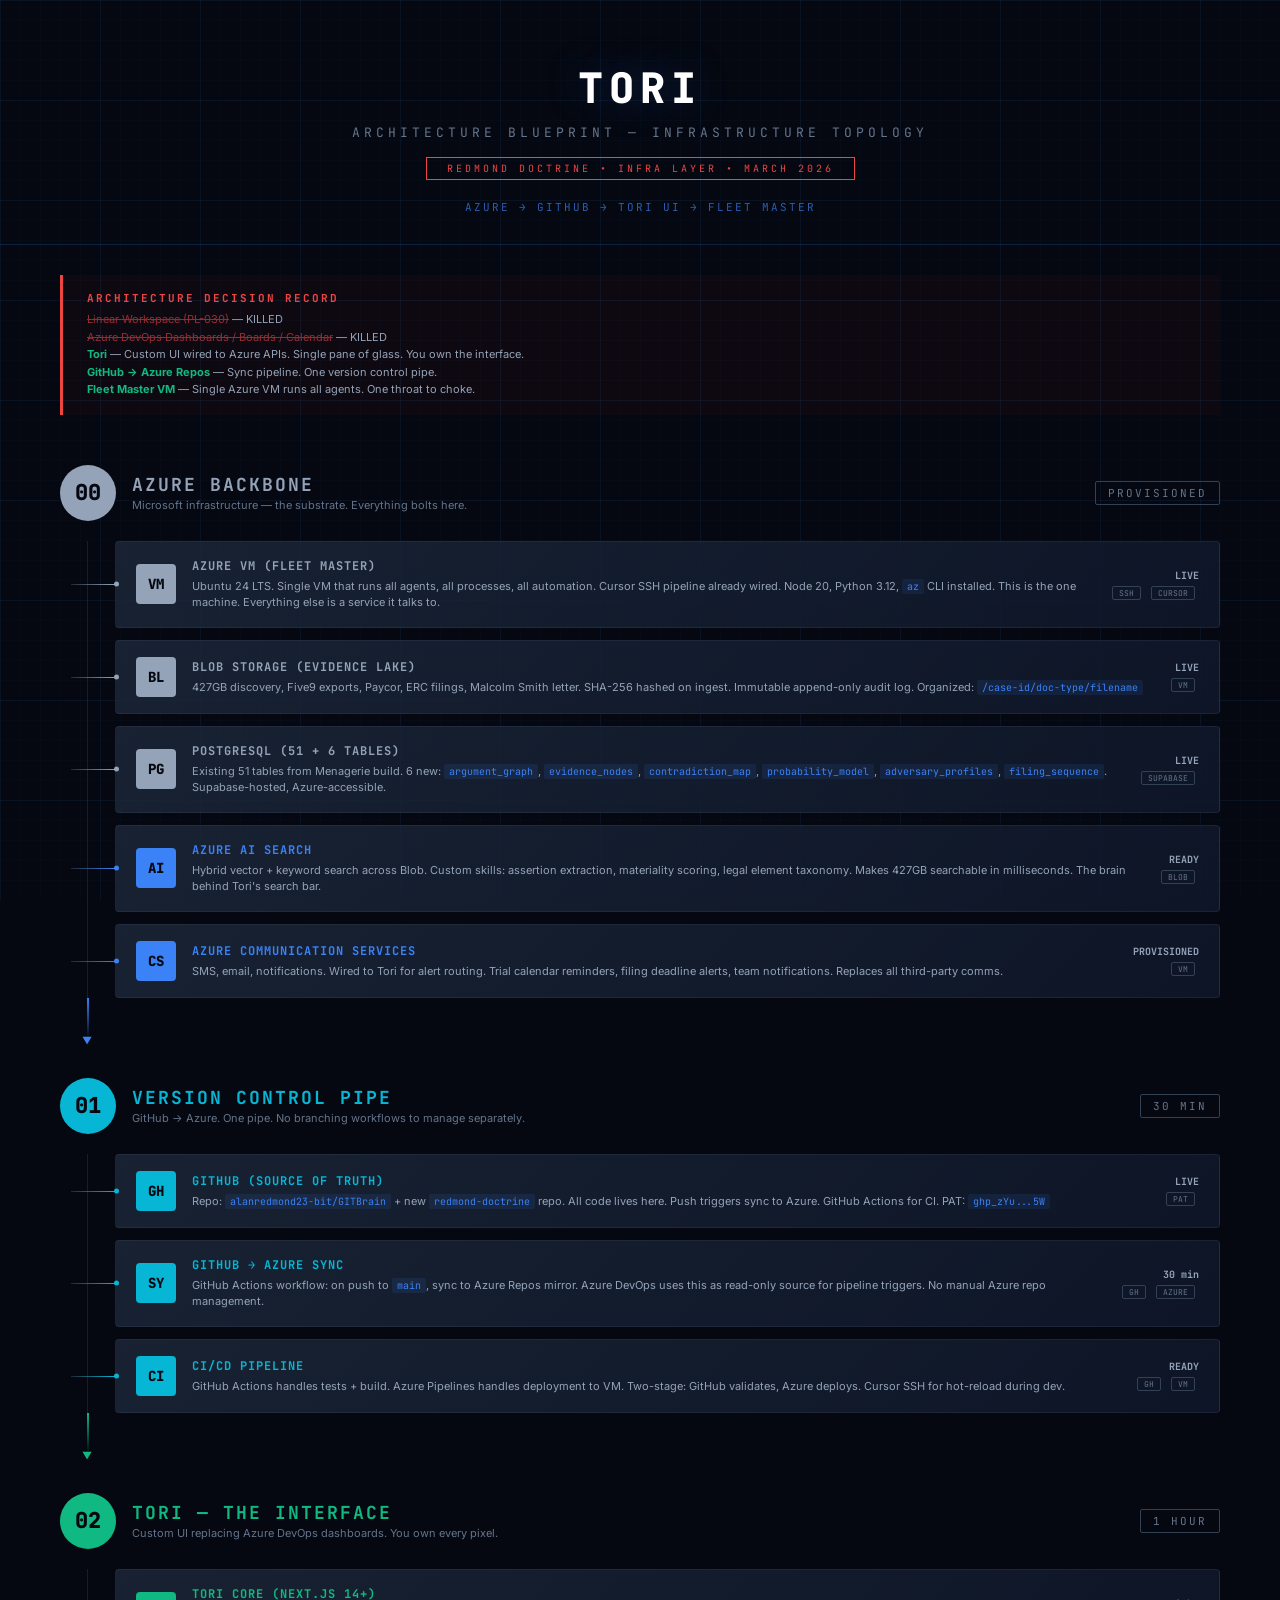
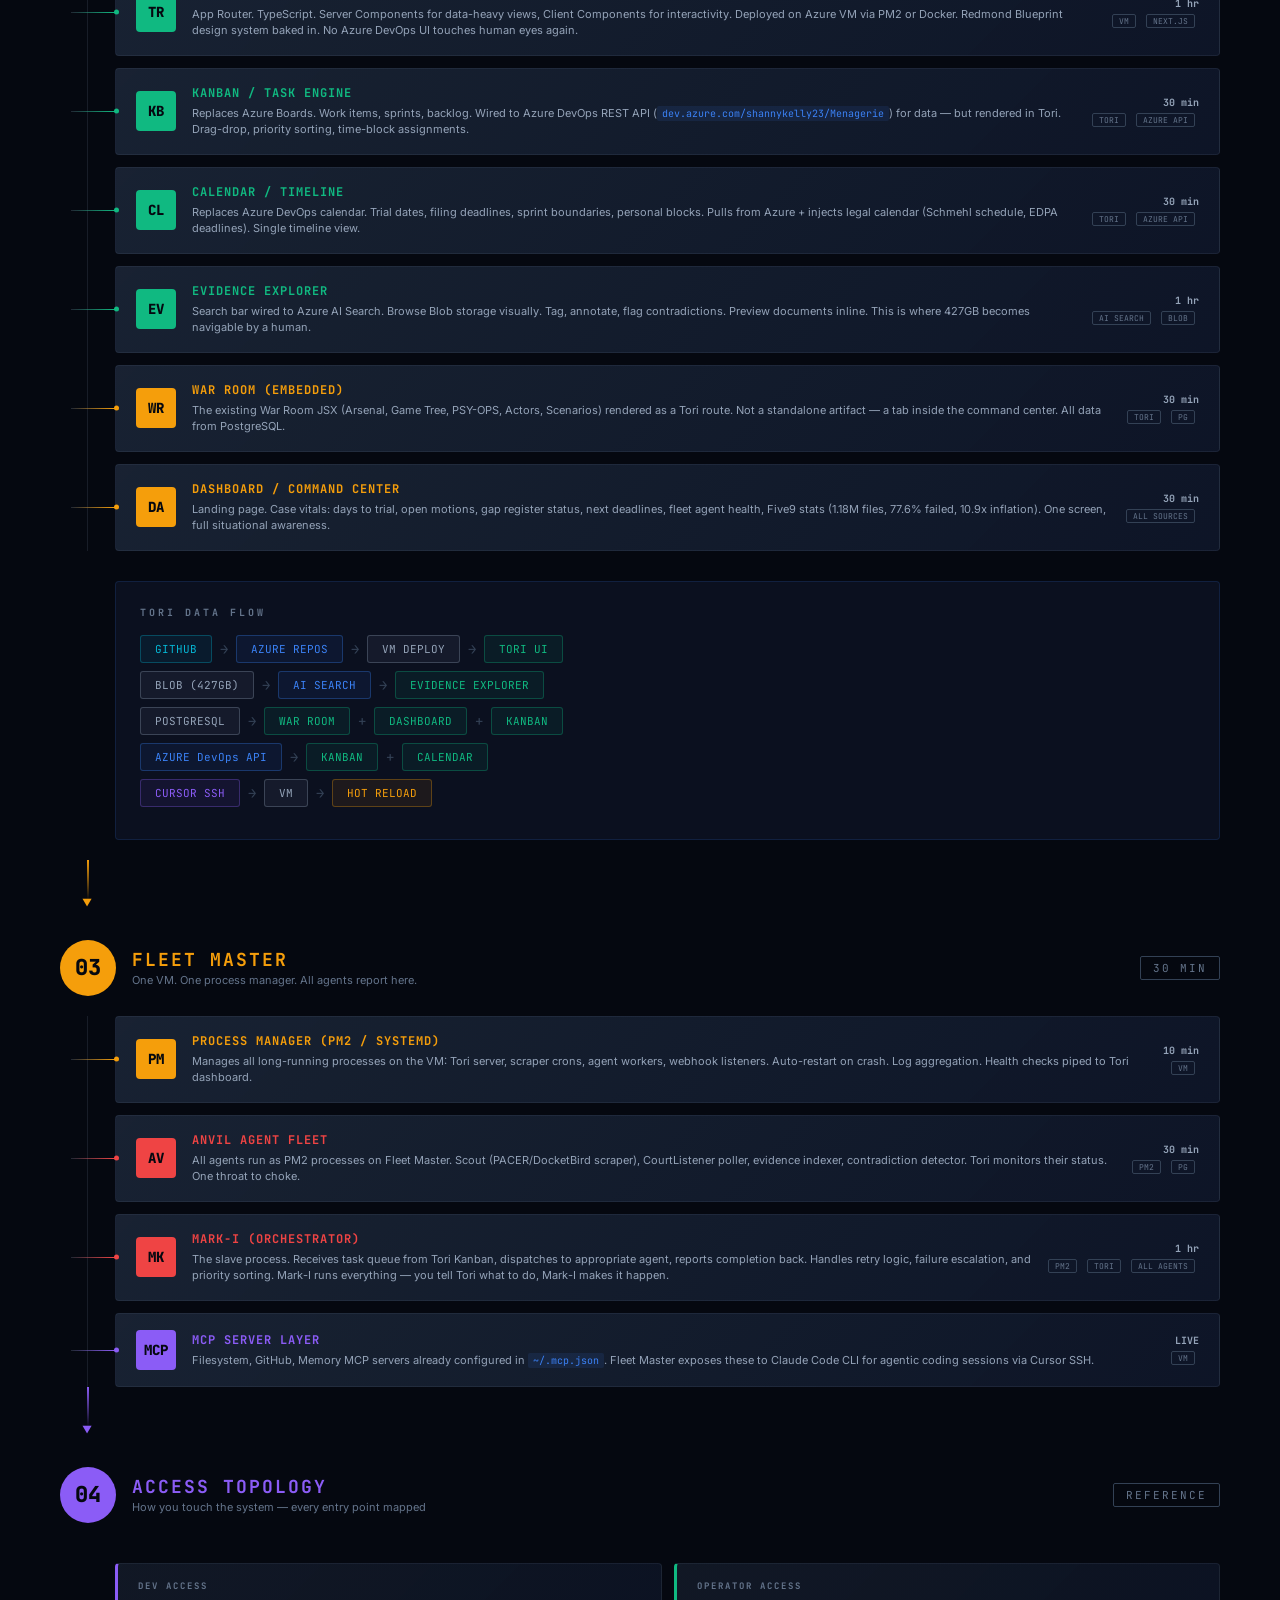
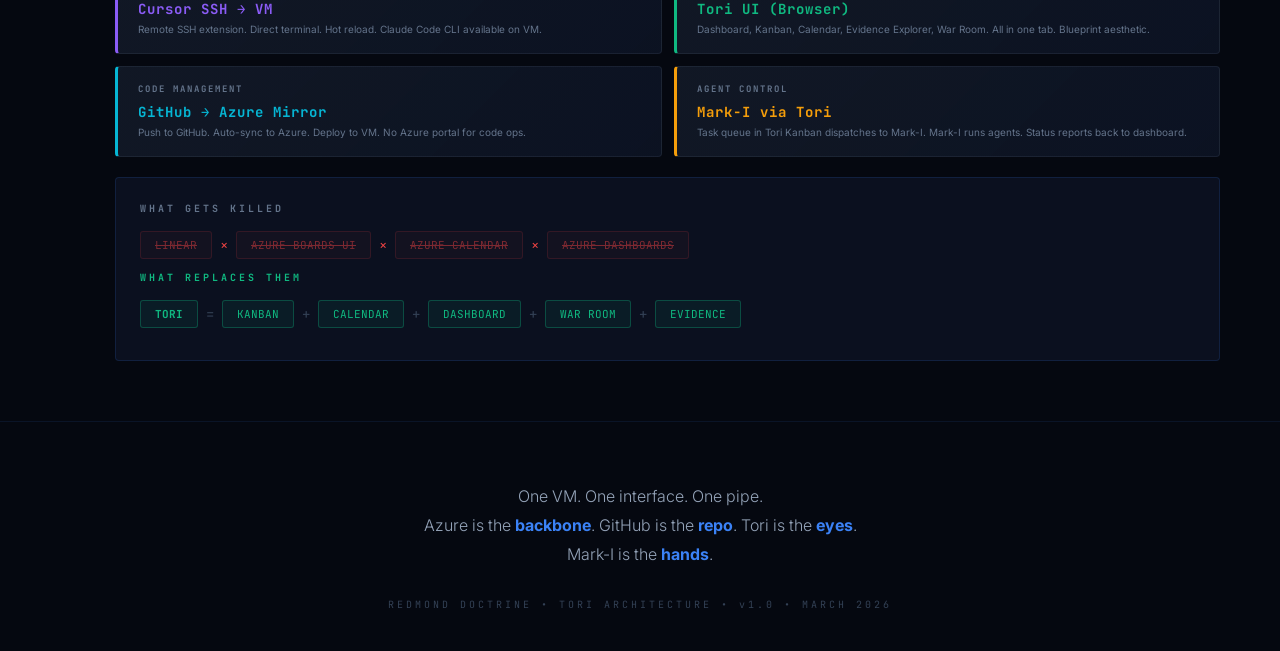
<file: triage/tori_architecture.html>
<!DOCTYPE html>
<html lang="en">
<head>
<meta charset="UTF-8">
<meta name="viewport" content="width=device-width, initial-scale=1.0">
<title>TORI — Architecture Blueprint</title>
<style>
  @import url('https://fonts.googleapis.com/css2?family=JetBrains+Mono:wght@400;700;800&family=Inter:wght@300;400;600;700;900&display=swap');

  * { margin: 0; padding: 0; box-sizing: border-box; }

  body {
    background: #050810;
    color: #e2e8f0;
    font-family: 'Inter', sans-serif;
    overflow-x: hidden;
  }

  .blueprint-bg {
    position: fixed;
    top: 0; left: 0; right: 0; bottom: 0;
    background-image:
      linear-gradient(rgba(59,130,246,0.03) 1px, transparent 1px),
      linear-gradient(90deg, rgba(59,130,246,0.03) 1px, transparent 1px),
      linear-gradient(rgba(59,130,246,0.06) 1px, transparent 1px),
      linear-gradient(90deg, rgba(59,130,246,0.06) 1px, transparent 1px);
    background-size: 20px 20px, 20px 20px, 100px 100px, 100px 100px;
    z-index: 0;
  }

  .content { position: relative; z-index: 1; }

  /* HEADER */
  .header {
    text-align: center;
    padding: 60px 20px 30px;
    border-bottom: 1px solid rgba(59,130,246,0.2);
  }
  .header h1 {
    font-family: 'JetBrains Mono', monospace;
    font-size: 42px;
    font-weight: 800;
    letter-spacing: 6px;
    color: #fff;
    text-shadow: 0 0 40px rgba(59,130,246,0.3);
  }
  .header .subtitle {
    font-family: 'JetBrains Mono', monospace;
    font-size: 13px;
    color: #64748b;
    letter-spacing: 4px;
    margin-top: 8px;
  }
  .header .classification {
    display: inline-block;
    margin-top: 16px;
    padding: 4px 20px;
    border: 1px solid #ef4444;
    color: #ef4444;
    font-family: 'JetBrains Mono', monospace;
    font-size: 10px;
    letter-spacing: 3px;
  }
  .header .stack-label {
    font-family: 'JetBrains Mono', monospace;
    font-size: 11px;
    color: #3b82f6;
    letter-spacing: 2px;
    margin-top: 20px;
    opacity: 0.7;
  }

  /* FLOW */
  .flow-section {
    position: relative;
    max-width: 1200px;
    margin: 0 auto;
    padding: 0 20px;
  }

  /* STEP MARKER */
  .step-marker {
    display: flex;
    align-items: center;
    gap: 16px;
    padding: 40px 0 20px;
    position: relative;
  }
  .step-number {
    width: 56px;
    height: 56px;
    border-radius: 50%;
    display: flex;
    align-items: center;
    justify-content: center;
    font-family: 'JetBrains Mono', monospace;
    font-weight: 800;
    font-size: 22px;
    color: #050810;
    flex-shrink: 0;
  }
  .step-title {
    font-family: 'JetBrains Mono', monospace;
    font-weight: 700;
    font-size: 18px;
    letter-spacing: 2px;
  }
  .step-time {
    margin-left: auto;
    font-family: 'JetBrains Mono', monospace;
    font-size: 11px;
    color: #64748b;
    letter-spacing: 2px;
    border: 1px solid #334155;
    padding: 4px 12px;
    border-radius: 2px;
  }

  /* COLOR CLASSES */
  .s-gray { background: #94a3b8; }
  .s-blue { background: #3b82f6; }
  .s-cyan { background: #06b6d4; }
  .s-green { background: #10b981; }
  .s-amber { background: #f59e0b; }
  .s-red { background: #ef4444; }
  .s-purple { background: #8b5cf6; }
  .s-pink { background: #ec4899; }

  /* EXPLODED VIEW */
  .exploded-view {
    position: relative;
    padding-left: 55px;
    display: grid;
    gap: 12px;
  }
  .exploded-view::before {
    content: '';
    position: absolute;
    left: 27px;
    top: 0;
    bottom: 0;
    width: 1px;
    background: rgba(100,116,139,0.2);
  }

  /* COMPONENT CARDS */
  .component {
    --comp-color: #94a3b8;
    --comp-rgb: 148,163,184;
    position: relative;
    background: linear-gradient(135deg, rgba(30,41,59,0.8), rgba(15,23,42,0.9));
    border: 1px solid rgba(100,116,139,0.15);
    border-radius: 4px;
    padding: 16px 20px;
    display: grid;
    grid-template-columns: auto 1fr auto;
    gap: 16px;
    align-items: center;
    transition: all 0.3s ease;
  }
  .component:hover {
    border-color: var(--comp-color);
    box-shadow: 0 0 20px rgba(var(--comp-rgb), 0.15), inset 0 0 20px rgba(var(--comp-rgb), 0.03);
    transform: translateX(4px);
  }
  .component::before {
    content: '';
    position: absolute;
    left: -45px;
    top: 50%;
    width: 44px;
    height: 1px;
    background: linear-gradient(to right, rgba(100,116,139,0.3), var(--comp-color));
  }
  .component::after {
    content: '';
    position: absolute;
    left: -2px;
    top: 50%;
    transform: translateY(-50%);
    width: 5px;
    height: 5px;
    border-radius: 50%;
    background: var(--comp-color);
  }

  .c-gray { --comp-color: #94a3b8; --comp-rgb: 148,163,184; }
  .c-blue { --comp-color: #3b82f6; --comp-rgb: 59,130,246; }
  .c-cyan { --comp-color: #06b6d4; --comp-rgb: 6,182,212; }
  .c-green { --comp-color: #10b981; --comp-rgb: 16,185,129; }
  .c-amber { --comp-color: #f59e0b; --comp-rgb: 245,158,11; }
  .c-red { --comp-color: #ef4444; --comp-rgb: 239,68,68; }
  .c-purple { --comp-color: #8b5cf6; --comp-rgb: 139,92,246; }
  .c-pink { --comp-color: #ec4899; --comp-rgb: 236,72,153; }

  .comp-icon {
    width: 40px;
    height: 40px;
    border-radius: 4px;
    display: flex;
    align-items: center;
    justify-content: center;
    font-family: 'JetBrains Mono', monospace;
    font-weight: 800;
    font-size: 14px;
    color: #050810;
  }
  .comp-info h3 {
    font-family: 'JetBrains Mono', monospace;
    font-size: 12px;
    font-weight: 700;
    letter-spacing: 1px;
    color: var(--comp-color);
  }
  .comp-info p {
    font-size: 11px;
    color: #94a3b8;
    margin-top: 4px;
    line-height: 1.5;
  }
  .comp-info code {
    background: rgba(59,130,246,0.1);
    padding: 1px 5px;
    border-radius: 2px;
    font-family: 'JetBrains Mono', monospace;
    font-size: 10px;
    color: #3b82f6;
  }
  .comp-meta {
    text-align: right;
    font-family: 'JetBrains Mono', monospace;
    font-size: 10px;
    color: #64748b;
  }
  .dep-tag {
    display: inline-block;
    padding: 1px 6px;
    border: 1px solid #334155;
    border-radius: 2px;
    font-family: 'JetBrains Mono', monospace;
    font-size: 8px;
    color: #64748b;
    margin-right: 4px;
    margin-top: 4px;
  }
  .time {
    color: #94a3b8;
    font-weight: 700;
  }

  /* CONNECTOR */
  .connector {
    width: 2px;
    height: 40px;
    margin-left: 27px;
    position: relative;
  }
  .connector::before {
    content: '';
    position: absolute;
    top: 0; left: 0;
    width: 2px;
    height: 100%;
    background: linear-gradient(to bottom, var(--conn-color), transparent);
  }
  .connector::after {
    content: '▼';
    position: absolute;
    bottom: -8px;
    left: -5px;
    font-size: 10px;
    color: var(--conn-color);
  }

  /* DECISION CALLOUT */
  .decision-callout {
    margin: 30px 0 10px 55px;
    padding: 16px 24px;
    border-left: 3px solid #ef4444;
    background: rgba(239,68,68,0.04);
    font-family: 'JetBrains Mono', monospace;
    font-size: 10px;
    letter-spacing: 1px;
    color: #ef4444;
  }
  .decision-callout .dc-title {
    font-weight: 700;
    font-size: 11px;
    letter-spacing: 2px;
    margin-bottom: 6px;
  }
  .decision-callout .dc-body {
    color: #94a3b8;
    font-family: 'Inter', sans-serif;
    font-size: 11px;
    letter-spacing: 0;
    line-height: 1.6;
  }
  .decision-callout .dc-kill {
    color: #ef4444;
    text-decoration: line-through;
    opacity: 0.6;
  }
  .decision-callout .dc-live {
    color: #10b981;
    font-weight: 700;
  }

  /* DATA FLOW DIAGRAM */
  .flow-diagram {
    margin: 30px 0 20px 55px;
    padding: 24px;
    border: 1px solid rgba(59,130,246,0.15);
    border-radius: 4px;
    background: rgba(15,23,42,0.6);
  }
  .flow-diagram .fd-title {
    font-family: 'JetBrains Mono', monospace;
    font-size: 10px;
    font-weight: 700;
    letter-spacing: 3px;
    color: #64748b;
    margin-bottom: 16px;
  }
  .flow-row {
    display: flex;
    align-items: center;
    gap: 0;
    margin: 8px 0;
    flex-wrap: wrap;
  }
  .flow-node {
    font-family: 'JetBrains Mono', monospace;
    font-size: 11px;
    padding: 6px 14px;
    border-radius: 3px;
    border: 1px solid;
    white-space: nowrap;
  }
  .flow-arrow {
    font-family: 'JetBrains Mono', monospace;
    font-size: 14px;
    padding: 0 8px;
    color: #334155;
  }
  .fn-gray { background: rgba(148,163,184,0.08); border-color: rgba(148,163,184,0.3); color: #94a3b8; }
  .fn-blue { background: rgba(59,130,246,0.08); border-color: rgba(59,130,246,0.3); color: #3b82f6; }
  .fn-cyan { background: rgba(6,182,212,0.08); border-color: rgba(6,182,212,0.3); color: #06b6d4; }
  .fn-green { background: rgba(16,185,129,0.08); border-color: rgba(16,185,129,0.3); color: #10b981; }
  .fn-amber { background: rgba(245,158,11,0.08); border-color: rgba(245,158,11,0.3); color: #f59e0b; }
  .fn-red { background: rgba(239,68,68,0.08); border-color: rgba(239,68,68,0.3); color: #ef4444; }
  .fn-purple { background: rgba(139,92,246,0.08); border-color: rgba(139,92,246,0.3); color: #8b5cf6; }

  /* TOPOLOGY */
  .topology {
    margin: 20px 0 10px 55px;
    display: grid;
    grid-template-columns: 1fr 1fr;
    gap: 12px;
  }
  .topo-box {
    padding: 16px 20px;
    border: 1px solid rgba(100,116,139,0.15);
    border-radius: 4px;
    background: linear-gradient(135deg, rgba(30,41,59,0.5), rgba(15,23,42,0.7));
  }
  .topo-box .tb-label {
    font-family: 'JetBrains Mono', monospace;
    font-size: 9px;
    font-weight: 700;
    letter-spacing: 2px;
    color: #64748b;
    margin-bottom: 8px;
  }
  .topo-box .tb-value {
    font-family: 'JetBrains Mono', monospace;
    font-size: 14px;
    font-weight: 700;
    letter-spacing: 1px;
  }
  .topo-box .tb-detail {
    font-size: 10px;
    color: #64748b;
    margin-top: 4px;
    line-height: 1.5;
  }

  /* FOOTER */
  .footer {
    text-align: center;
    padding: 60px 20px 40px;
    border-top: 1px solid rgba(59,130,246,0.1);
    margin-top: 60px;
  }
  .footer .quote {
    font-size: 16px;
    font-weight: 300;
    color: #94a3b8;
    max-width: 700px;
    margin: 0 auto;
    line-height: 1.8;
  }
  .footer .quote em {
    color: #3b82f6;
    font-style: normal;
    font-weight: 700;
  }
  .footer .sig {
    font-family: 'JetBrains Mono', monospace;
    font-size: 10px;
    color: #334155;
    margin-top: 30px;
    letter-spacing: 3px;
  }

  @media (max-width: 900px) {
    .topology { grid-template-columns: 1fr; }
    .component { grid-template-columns: 1fr; }
    .comp-meta { text-align: left; margin-top: 8px; }
    .flow-row { gap: 4px; }
  }
</style>
</head>
<body>
<div class="blueprint-bg"></div>
<div class="content">

<!-- HEADER -->
<div class="header">
  <h1>TORI</h1>
  <div class="subtitle">ARCHITECTURE BLUEPRINT &mdash; INFRASTRUCTURE TOPOLOGY</div>
  <div class="classification">REDMOND DOCTRINE &bull; INFRA LAYER &bull; MARCH 2026</div>
  <div class="stack-label">AZURE &rarr; GITHUB &rarr; TORI UI &rarr; FLEET MASTER</div>
</div>

<!-- DECISION CALLOUT -->
<div style="max-width:1200px;margin:0 auto;padding:0 20px;">
<div class="decision-callout" style="margin-left:0;margin-top:30px;">
  <div class="dc-title">ARCHITECTURE DECISION RECORD</div>
  <div class="dc-body">
    <span class="dc-kill">Linear Workspace (PL-030)</span> &mdash; KILLED<br>
    <span class="dc-kill">Azure DevOps Dashboards / Boards / Calendar</span> &mdash; KILLED<br>
    <span class="dc-live">Tori</span> &mdash; Custom UI wired to Azure APIs. Single pane of glass. You own the interface.<br>
    <span class="dc-live">GitHub &rarr; Azure Repos</span> &mdash; Sync pipeline. One version control pipe.<br>
    <span class="dc-live">Fleet Master VM</span> &mdash; Single Azure VM runs all agents. One throat to choke.
  </div>
</div>
</div>

<div class="flow-section">

<!-- ═══════════════════════ LAYER 0: AZURE BACKBONE ═══════════════════════ -->
<div class="step-marker">
  <div class="step-number s-gray">00</div>
  <div>
    <div class="step-title" style="color:#94a3b8">AZURE BACKBONE</div>
    <div style="font-size:11px;color:#64748b;margin-top:2px">Microsoft infrastructure &mdash; the substrate. Everything bolts here.</div>
  </div>
  <div class="step-time">PROVISIONED</div>
</div>

<div class="exploded-view">
  <div class="component c-gray">
    <div class="comp-icon s-gray">VM</div>
    <div class="comp-info">
      <h3>AZURE VM (FLEET MASTER)</h3>
      <p>Ubuntu 24 LTS. Single VM that runs all agents, all processes, all automation. Cursor SSH pipeline already wired. Node 20, Python 3.12, <code>az</code> CLI installed. This is the one machine. Everything else is a service it talks to.</p>
    </div>
    <div class="comp-meta"><span class="time">LIVE</span><br><span class="dep-tag">SSH</span> <span class="dep-tag">CURSOR</span></div>
  </div>
  <div class="component c-gray">
    <div class="comp-icon s-gray">BL</div>
    <div class="comp-info">
      <h3>BLOB STORAGE (EVIDENCE LAKE)</h3>
      <p>427GB discovery, Five9 exports, Paycor, ERC filings, Malcolm Smith letter. SHA-256 hashed on ingest. Immutable append-only audit log. Organized: <code>/case-id/doc-type/filename</code></p>
    </div>
    <div class="comp-meta"><span class="time">LIVE</span><br><span class="dep-tag">VM</span></div>
  </div>
  <div class="component c-gray">
    <div class="comp-icon s-gray">PG</div>
    <div class="comp-info">
      <h3>POSTGRESQL (51 + 6 TABLES)</h3>
      <p>Existing 51 tables from Menagerie build. 6 new: <code>argument_graph</code>, <code>evidence_nodes</code>, <code>contradiction_map</code>, <code>probability_model</code>, <code>adversary_profiles</code>, <code>filing_sequence</code>. Supabase-hosted, Azure-accessible.</p>
    </div>
    <div class="comp-meta"><span class="time">LIVE</span><br><span class="dep-tag">SUPABASE</span></div>
  </div>
  <div class="component c-blue">
    <div class="comp-icon s-blue">AI</div>
    <div class="comp-info">
      <h3>AZURE AI SEARCH</h3>
      <p>Hybrid vector + keyword search across Blob. Custom skills: assertion extraction, materiality scoring, legal element taxonomy. Makes 427GB searchable in milliseconds. The brain behind Tori's search bar.</p>
    </div>
    <div class="comp-meta"><span class="time">READY</span><br><span class="dep-tag">BLOB</span></div>
  </div>
  <div class="component c-blue">
    <div class="comp-icon s-blue">CS</div>
    <div class="comp-info">
      <h3>AZURE COMMUNICATION SERVICES</h3>
      <p>SMS, email, notifications. Wired to Tori for alert routing. Trial calendar reminders, filing deadline alerts, team notifications. Replaces all third-party comms.</p>
    </div>
    <div class="comp-meta"><span class="time">PROVISIONED</span><br><span class="dep-tag">VM</span></div>
  </div>
</div>

<!-- CONNECTOR -->
<div class="connector" style="--conn-color:#3b82f6"></div>

<!-- ═══════════════════════ LAYER 1: GITHUB SYNC ═══════════════════════ -->
<div class="step-marker">
  <div class="step-number s-cyan">01</div>
  <div>
    <div class="step-title" style="color:#06b6d4">VERSION CONTROL PIPE</div>
    <div style="font-size:11px;color:#64748b;margin-top:2px">GitHub &rarr; Azure. One pipe. No branching workflows to manage separately.</div>
  </div>
  <div class="step-time">30 MIN</div>
</div>

<div class="exploded-view">
  <div class="component c-cyan">
    <div class="comp-icon s-cyan">GH</div>
    <div class="comp-info">
      <h3>GITHUB (SOURCE OF TRUTH)</h3>
      <p>Repo: <code>alanredmond23-bit/GITBrain</code> + new <code>redmond-doctrine</code> repo. All code lives here. Push triggers sync to Azure. GitHub Actions for CI. PAT: <code>ghp_zYu...5W</code></p>
    </div>
    <div class="comp-meta"><span class="time">LIVE</span><br><span class="dep-tag">PAT</span></div>
  </div>
  <div class="component c-cyan">
    <div class="comp-icon s-cyan">SY</div>
    <div class="comp-info">
      <h3>GITHUB &rarr; AZURE SYNC</h3>
      <p>GitHub Actions workflow: on push to <code>main</code>, sync to Azure Repos mirror. Azure DevOps uses this as read-only source for pipeline triggers. No manual Azure repo management.</p>
    </div>
    <div class="comp-meta"><span class="time">30 min</span><br><span class="dep-tag">GH</span> <span class="dep-tag">AZURE</span></div>
  </div>
  <div class="component c-cyan">
    <div class="comp-icon s-cyan">CI</div>
    <div class="comp-info">
      <h3>CI/CD PIPELINE</h3>
      <p>GitHub Actions handles tests + build. Azure Pipelines handles deployment to VM. Two-stage: GitHub validates, Azure deploys. Cursor SSH for hot-reload during dev.</p>
    </div>
    <div class="comp-meta"><span class="time">READY</span><br><span class="dep-tag">GH</span> <span class="dep-tag">VM</span></div>
  </div>
</div>

<!-- CONNECTOR -->
<div class="connector" style="--conn-color:#10b981"></div>

<!-- ═══════════════════════ LAYER 2: TORI ═══════════════════════ -->
<div class="step-marker">
  <div class="step-number s-green">02</div>
  <div>
    <div class="step-title" style="color:#10b981">TORI &mdash; THE INTERFACE</div>
    <div style="font-size:11px;color:#64748b;margin-top:2px">Custom UI replacing Azure DevOps dashboards. You own every pixel.</div>
  </div>
  <div class="step-time">1 HOUR</div>
</div>

<div class="exploded-view">
  <div class="component c-green">
    <div class="comp-icon s-green">TR</div>
    <div class="comp-info">
      <h3>TORI CORE (NEXT.JS 14+)</h3>
      <p>App Router. TypeScript. Server Components for data-heavy views, Client Components for interactivity. Deployed on Azure VM via PM2 or Docker. Redmond Blueprint design system baked in. No Azure DevOps UI touches human eyes again.</p>
    </div>
    <div class="comp-meta"><span class="time">1 hr</span><br><span class="dep-tag">VM</span> <span class="dep-tag">NEXT.JS</span></div>
  </div>
  <div class="component c-green">
    <div class="comp-icon s-green">KB</div>
    <div class="comp-info">
      <h3>KANBAN / TASK ENGINE</h3>
      <p>Replaces Azure Boards. Work items, sprints, backlog. Wired to Azure DevOps REST API (<code>dev.azure.com/shannykelly23/Menagerie</code>) for data — but rendered in Tori. Drag-drop, priority sorting, time-block assignments.</p>
    </div>
    <div class="comp-meta"><span class="time">30 min</span><br><span class="dep-tag">TORI</span> <span class="dep-tag">AZURE API</span></div>
  </div>
  <div class="component c-green">
    <div class="comp-icon s-green">CL</div>
    <div class="comp-info">
      <h3>CALENDAR / TIMELINE</h3>
      <p>Replaces Azure DevOps calendar. Trial dates, filing deadlines, sprint boundaries, personal blocks. Pulls from Azure + injects legal calendar (Schmehl schedule, EDPA deadlines). Single timeline view.</p>
    </div>
    <div class="comp-meta"><span class="time">30 min</span><br><span class="dep-tag">TORI</span> <span class="dep-tag">AZURE API</span></div>
  </div>
  <div class="component c-green">
    <div class="comp-icon s-green">EV</div>
    <div class="comp-info">
      <h3>EVIDENCE EXPLORER</h3>
      <p>Search bar wired to Azure AI Search. Browse Blob storage visually. Tag, annotate, flag contradictions. Preview documents inline. This is where 427GB becomes navigable by a human.</p>
    </div>
    <div class="comp-meta"><span class="time">1 hr</span><br><span class="dep-tag">AI SEARCH</span> <span class="dep-tag">BLOB</span></div>
  </div>
  <div class="component c-amber">
    <div class="comp-icon s-amber">WR</div>
    <div class="comp-info">
      <h3>WAR ROOM (EMBEDDED)</h3>
      <p>The existing War Room JSX (Arsenal, Game Tree, PSY-OPS, Actors, Scenarios) rendered as a Tori route. Not a standalone artifact — a tab inside the command center. All data from PostgreSQL.</p>
    </div>
    <div class="comp-meta"><span class="time">30 min</span><br><span class="dep-tag">TORI</span> <span class="dep-tag">PG</span></div>
  </div>
  <div class="component c-amber">
    <div class="comp-icon s-amber">DA</div>
    <div class="comp-info">
      <h3>DASHBOARD / COMMAND CENTER</h3>
      <p>Landing page. Case vitals: days to trial, open motions, gap register status, next deadlines, fleet agent health, Five9 stats (1.18M files, 77.6% failed, 10.9x inflation). One screen, full situational awareness.</p>
    </div>
    <div class="comp-meta"><span class="time">30 min</span><br><span class="dep-tag">ALL SOURCES</span></div>
  </div>
</div>

<!-- DATA FLOW -->
<div class="flow-diagram">
  <div class="fd-title">TORI DATA FLOW</div>
  <div class="flow-row">
    <span class="flow-node fn-cyan">GITHUB</span>
    <span class="flow-arrow">&rarr;</span>
    <span class="flow-node fn-blue">AZURE REPOS</span>
    <span class="flow-arrow">&rarr;</span>
    <span class="flow-node fn-gray">VM DEPLOY</span>
    <span class="flow-arrow">&rarr;</span>
    <span class="flow-node fn-green">TORI UI</span>
  </div>
  <div class="flow-row">
    <span class="flow-node fn-gray">BLOB (427GB)</span>
    <span class="flow-arrow">&rarr;</span>
    <span class="flow-node fn-blue">AI SEARCH</span>
    <span class="flow-arrow">&rarr;</span>
    <span class="flow-node fn-green">EVIDENCE EXPLORER</span>
  </div>
  <div class="flow-row">
    <span class="flow-node fn-gray">POSTGRESQL</span>
    <span class="flow-arrow">&rarr;</span>
    <span class="flow-node fn-green">WAR ROOM</span>
    <span class="flow-arrow">+</span>
    <span class="flow-node fn-green">DASHBOARD</span>
    <span class="flow-arrow">+</span>
    <span class="flow-node fn-green">KANBAN</span>
  </div>
  <div class="flow-row">
    <span class="flow-node fn-blue">AZURE DevOps API</span>
    <span class="flow-arrow">&rarr;</span>
    <span class="flow-node fn-green">KANBAN</span>
    <span class="flow-arrow">+</span>
    <span class="flow-node fn-green">CALENDAR</span>
  </div>
  <div class="flow-row">
    <span class="flow-node fn-purple">CURSOR SSH</span>
    <span class="flow-arrow">&rarr;</span>
    <span class="flow-node fn-gray">VM</span>
    <span class="flow-arrow">&rarr;</span>
    <span class="flow-node fn-amber">HOT RELOAD</span>
  </div>
</div>

<!-- CONNECTOR -->
<div class="connector" style="--conn-color:#f59e0b"></div>

<!-- ═══════════════════════ LAYER 3: FLEET MASTER ═══════════════════════ -->
<div class="step-marker">
  <div class="step-number s-amber">03</div>
  <div>
    <div class="step-title" style="color:#f59e0b">FLEET MASTER</div>
    <div style="font-size:11px;color:#64748b;margin-top:2px">One VM. One process manager. All agents report here.</div>
  </div>
  <div class="step-time">30 MIN</div>
</div>

<div class="exploded-view">
  <div class="component c-amber">
    <div class="comp-icon s-amber">PM</div>
    <div class="comp-info">
      <h3>PROCESS MANAGER (PM2 / SYSTEMD)</h3>
      <p>Manages all long-running processes on the VM: Tori server, scraper crons, agent workers, webhook listeners. Auto-restart on crash. Log aggregation. Health checks piped to Tori dashboard.</p>
    </div>
    <div class="comp-meta"><span class="time">10 min</span><br><span class="dep-tag">VM</span></div>
  </div>
  <div class="component c-red">
    <div class="comp-icon s-red">AV</div>
    <div class="comp-info">
      <h3>ANVIL AGENT FLEET</h3>
      <p>All agents run as PM2 processes on Fleet Master. Scout (PACER/DocketBird scraper), CourtListener poller, evidence indexer, contradiction detector. Tori monitors their status. One throat to choke.</p>
    </div>
    <div class="comp-meta"><span class="time">30 min</span><br><span class="dep-tag">PM2</span> <span class="dep-tag">PG</span></div>
  </div>
  <div class="component c-red">
    <div class="comp-icon s-red">MK</div>
    <div class="comp-info">
      <h3>MARK-I (ORCHESTRATOR)</h3>
      <p>The slave process. Receives task queue from Tori Kanban, dispatches to appropriate agent, reports completion back. Handles retry logic, failure escalation, and priority sorting. Mark-I runs everything — you tell Tori what to do, Mark-I makes it happen.</p>
    </div>
    <div class="comp-meta"><span class="time">1 hr</span><br><span class="dep-tag">PM2</span> <span class="dep-tag">TORI</span> <span class="dep-tag">ALL AGENTS</span></div>
  </div>
  <div class="component c-purple">
    <div class="comp-icon s-purple">MCP</div>
    <div class="comp-info">
      <h3>MCP SERVER LAYER</h3>
      <p>Filesystem, GitHub, Memory MCP servers already configured in <code>~/.mcp.json</code>. Fleet Master exposes these to Claude Code CLI for agentic coding sessions via Cursor SSH.</p>
    </div>
    <div class="comp-meta"><span class="time">LIVE</span><br><span class="dep-tag">VM</span></div>
  </div>
</div>

<!-- CONNECTOR -->
<div class="connector" style="--conn-color:#8b5cf6"></div>

<!-- ═══════════════════════ LAYER 4: ACCESS POINTS ═══════════════════════ -->
<div class="step-marker">
  <div class="step-number s-purple">04</div>
  <div>
    <div class="step-title" style="color:#8b5cf6">ACCESS TOPOLOGY</div>
    <div style="font-size:11px;color:#64748b;margin-top:2px">How you touch the system &mdash; every entry point mapped</div>
  </div>
  <div class="step-time">REFERENCE</div>
</div>

<div class="topology">
  <div class="topo-box" style="border-left:3px solid #8b5cf6;">
    <div class="tb-label">DEV ACCESS</div>
    <div class="tb-value" style="color:#8b5cf6;">Cursor SSH &rarr; VM</div>
    <div class="tb-detail">Remote SSH extension. Direct terminal. Hot reload. Claude Code CLI available on VM.</div>
  </div>
  <div class="topo-box" style="border-left:3px solid #10b981;">
    <div class="tb-label">OPERATOR ACCESS</div>
    <div class="tb-value" style="color:#10b981;">Tori UI (Browser)</div>
    <div class="tb-detail">Dashboard, Kanban, Calendar, Evidence Explorer, War Room. All in one tab. Blueprint aesthetic.</div>
  </div>
  <div class="topo-box" style="border-left:3px solid #06b6d4;">
    <div class="tb-label">CODE MANAGEMENT</div>
    <div class="tb-value" style="color:#06b6d4;">GitHub &rarr; Azure Mirror</div>
    <div class="tb-detail">Push to GitHub. Auto-sync to Azure. Deploy to VM. No Azure portal for code ops.</div>
  </div>
  <div class="topo-box" style="border-left:3px solid #f59e0b;">
    <div class="tb-label">AGENT CONTROL</div>
    <div class="tb-value" style="color:#f59e0b;">Mark-I via Tori</div>
    <div class="tb-detail">Task queue in Tori Kanban dispatches to Mark-I. Mark-I runs agents. Status reports back to dashboard.</div>
  </div>
</div>

<!-- TOPOLOGY SUMMARY -->
<div class="flow-diagram" style="margin-top:20px;">
  <div class="fd-title">WHAT GETS KILLED</div>
  <div class="flow-row">
    <span class="flow-node fn-red" style="text-decoration:line-through;opacity:0.5;">LINEAR</span>
    <span class="flow-arrow" style="color:#ef4444;">&times;</span>
    <span class="flow-node fn-red" style="text-decoration:line-through;opacity:0.5;">AZURE BOARDS UI</span>
    <span class="flow-arrow" style="color:#ef4444;">&times;</span>
    <span class="flow-node fn-red" style="text-decoration:line-through;opacity:0.5;">AZURE CALENDAR</span>
    <span class="flow-arrow" style="color:#ef4444;">&times;</span>
    <span class="flow-node fn-red" style="text-decoration:line-through;opacity:0.5;">AZURE DASHBOARDS</span>
  </div>
  <div style="margin-top:12px;">
    <div class="fd-title" style="color:#10b981;">WHAT REPLACES THEM</div>
  </div>
  <div class="flow-row">
    <span class="flow-node fn-green" style="font-weight:700;">TORI</span>
    <span class="flow-arrow">=</span>
    <span class="flow-node fn-green">KANBAN</span>
    <span class="flow-arrow">+</span>
    <span class="flow-node fn-green">CALENDAR</span>
    <span class="flow-arrow">+</span>
    <span class="flow-node fn-green">DASHBOARD</span>
    <span class="flow-arrow">+</span>
    <span class="flow-node fn-green">WAR ROOM</span>
    <span class="flow-arrow">+</span>
    <span class="flow-node fn-green">EVIDENCE</span>
  </div>
</div>

</div><!-- end flow-section -->

<!-- FOOTER -->
<div class="footer">
  <div class="quote">
    One VM. One interface. One pipe.<br>
    Azure is the <em>backbone</em>. GitHub is the <em>repo</em>. Tori is the <em>eyes</em>.<br>
    Mark-I is the <em>hands</em>.
  </div>
  <div class="sig">REDMOND DOCTRINE &bull; TORI ARCHITECTURE &bull; v1.0 &bull; MARCH 2026</div>
</div>

</div><!-- end content -->
</body>
</html>
</file>
